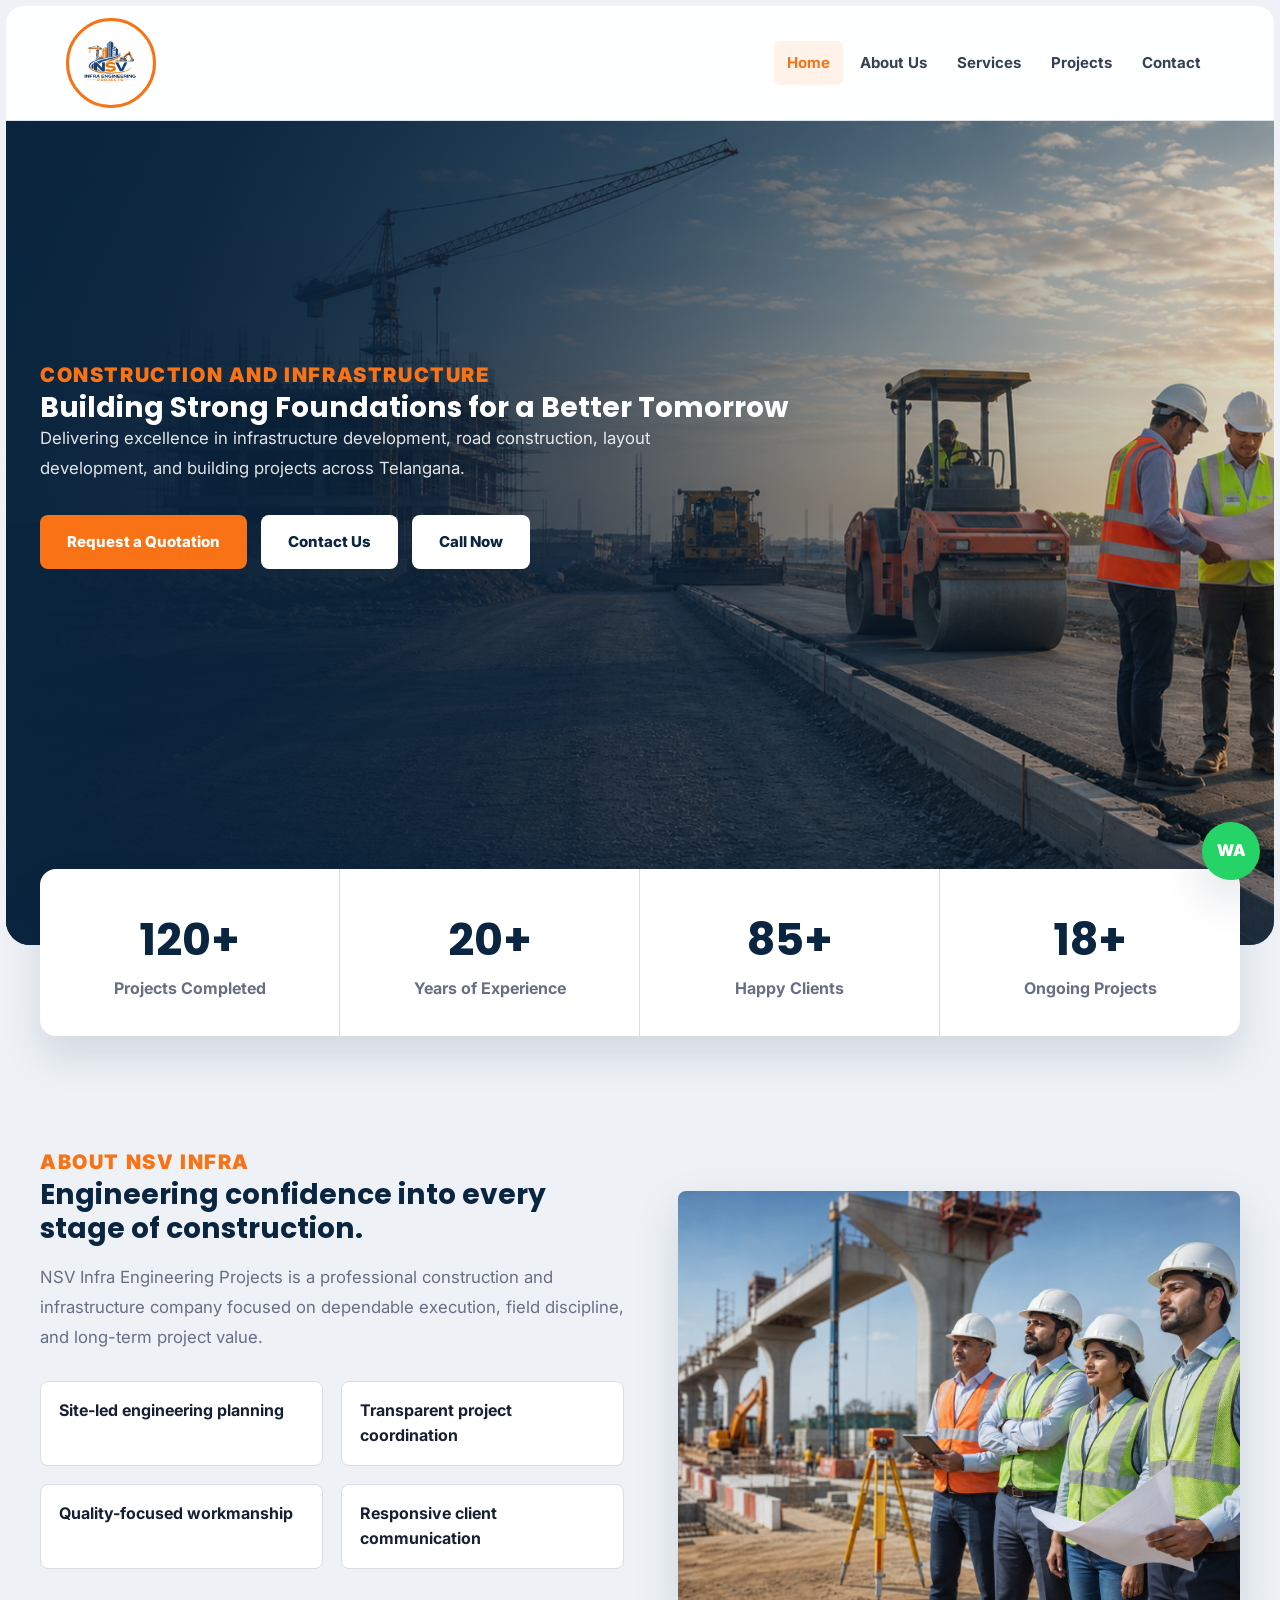
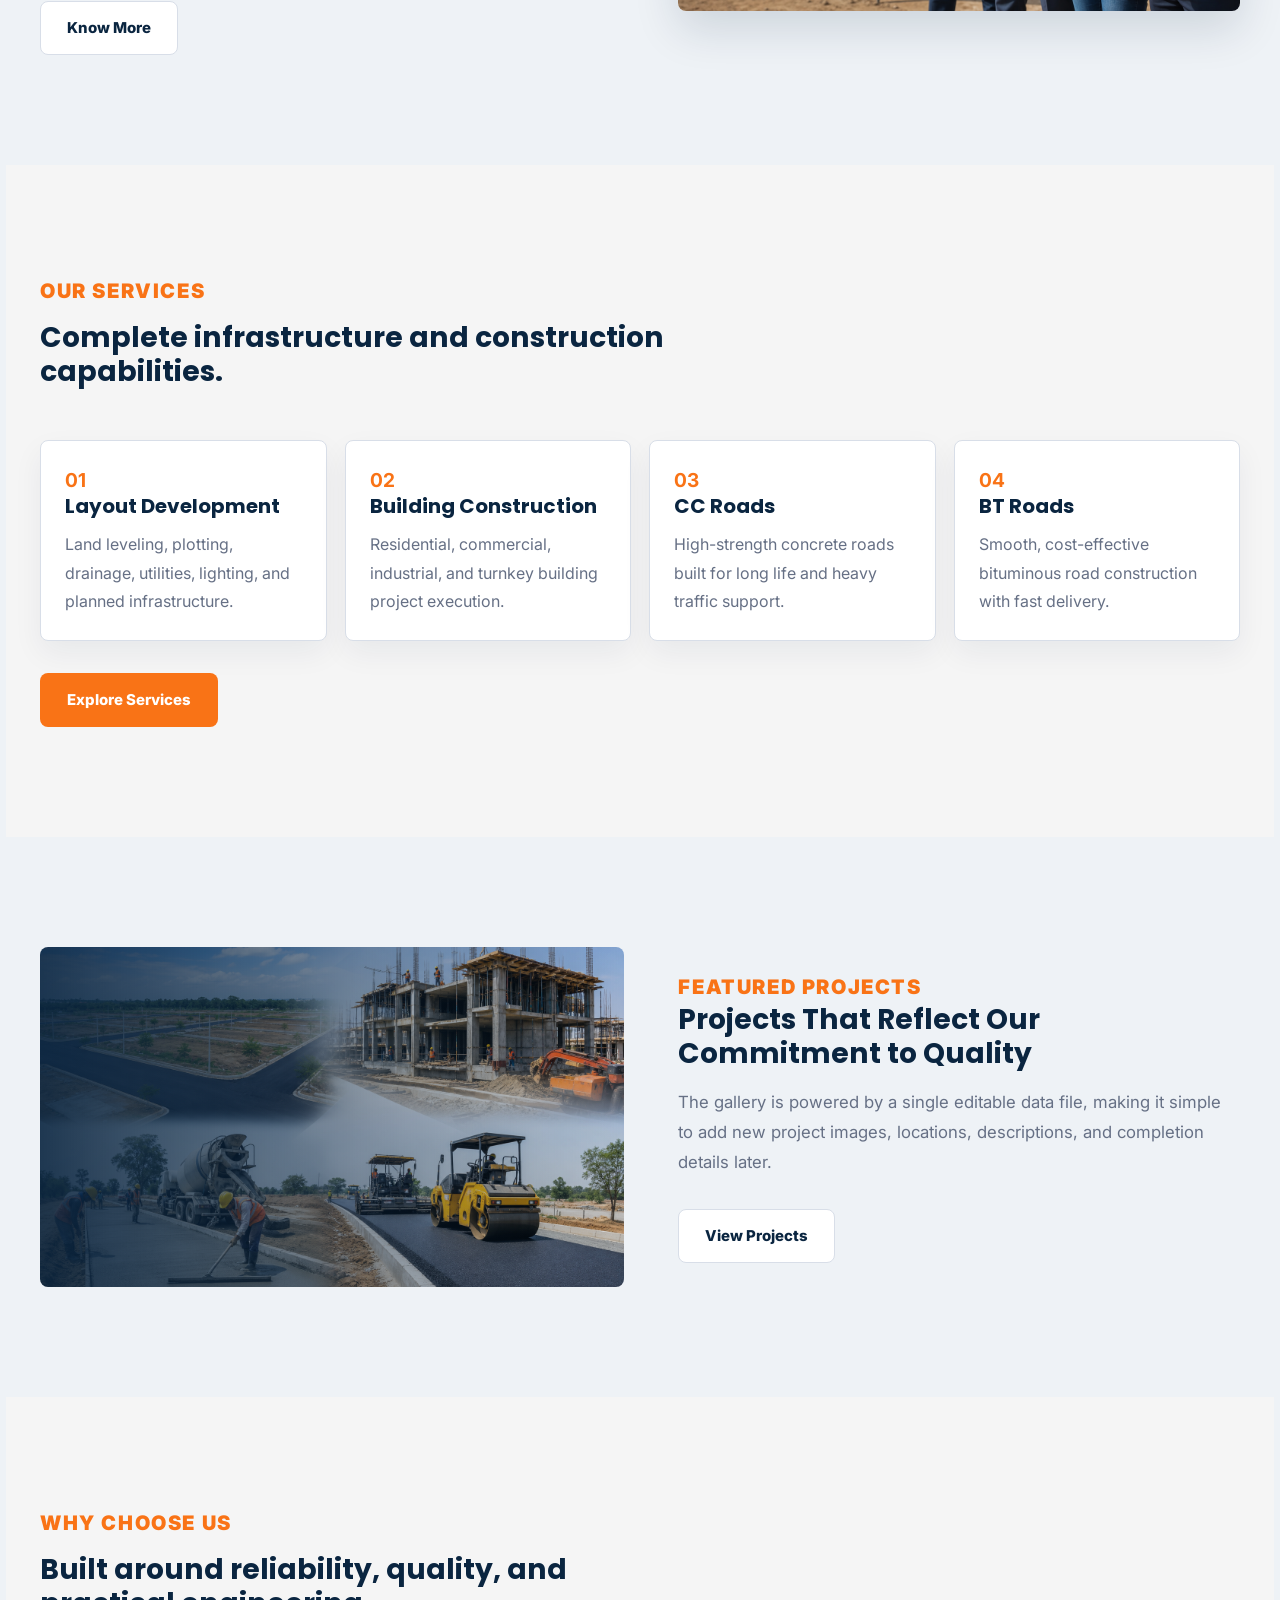
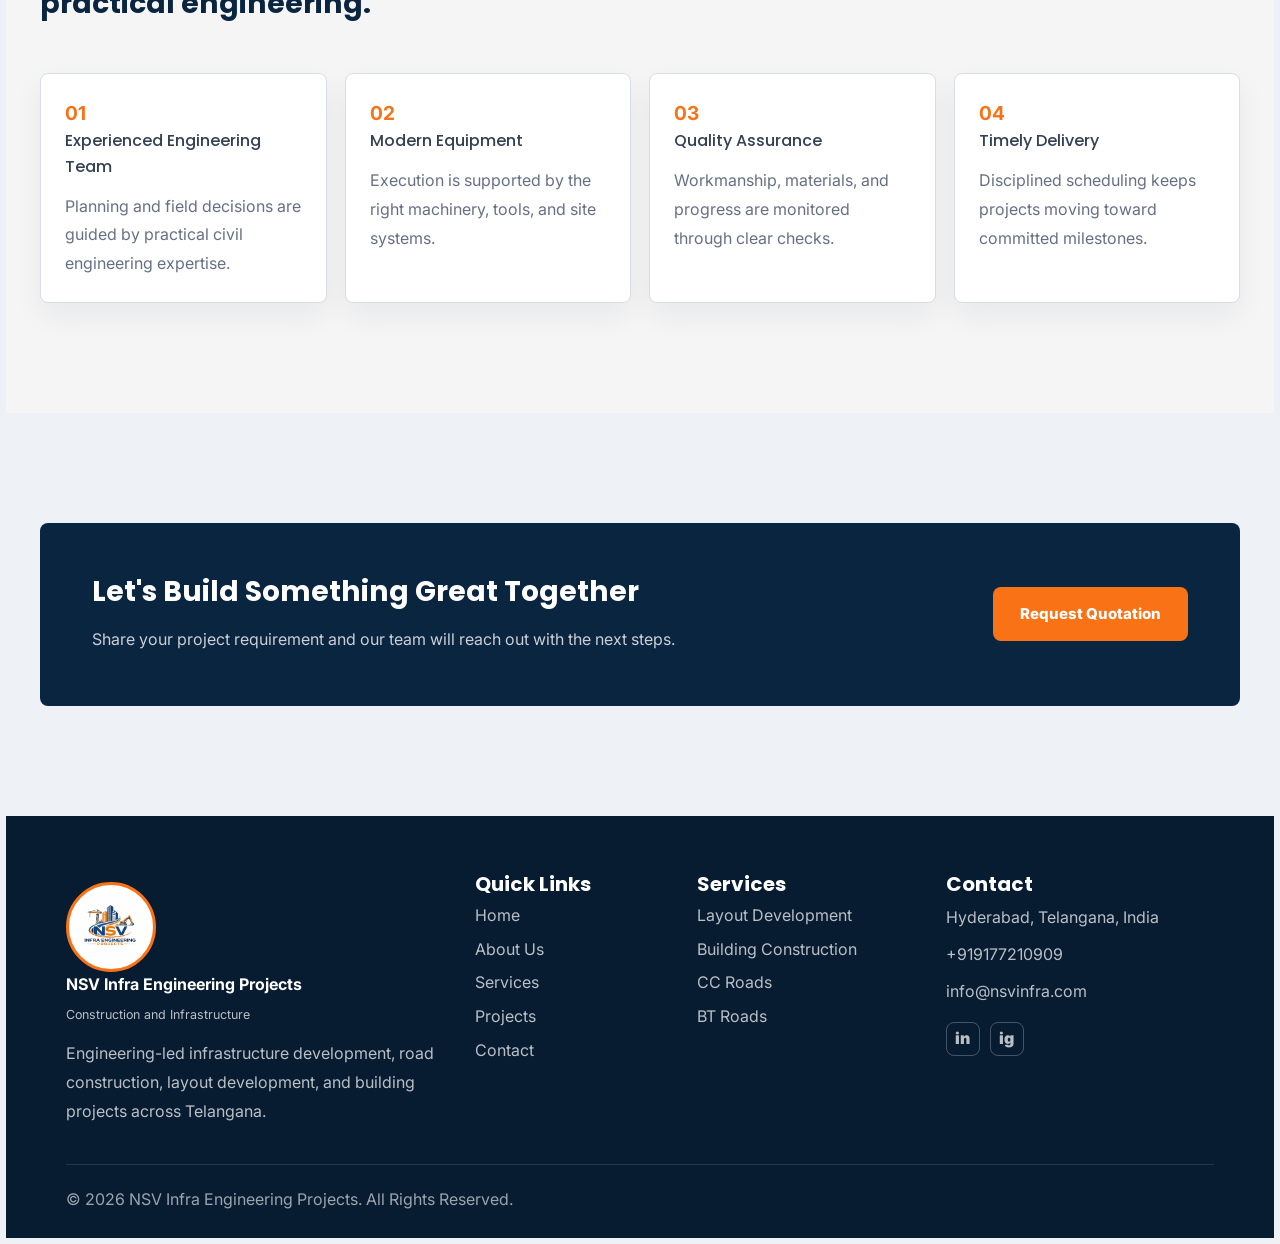
<file: index.html>
<!doctype html>
<html lang="en">
<head>
  <meta charset="utf-8">
  <meta name="viewport" content="width=device-width, initial-scale=1">
  <title>NSV Infra Engineering Projects | Construction Company Telangana</title>
  <meta name="description" content="NSV Infra Engineering Projects delivers infrastructure development, road construction, layout development, and building construction services across Telangana.">
  <meta name="keywords" content="Construction Company Telangana, Infrastructure Development Telangana, Road Construction Contractors, Building Construction Services, Layout Development Services">
  <meta property="og:title" content="NSV Infra Engineering Projects">
  <meta property="og:description" content="Building strong foundations for a better tomorrow across Telangana.">
  <meta property="og:type" content="website">
  <meta property="og:image" content="assets/images/hero-construction.png">
  <link rel="preconnect" href="https://fonts.googleapis.com">
  <link rel="preconnect" href="https://fonts.gstatic.com" crossorigin>
  <link href="https://fonts.googleapis.com/css2?family=Inter:wght@400;600;700;800&family=Poppins:wght@600;700;800&display=swap" rel="stylesheet">
  <link rel="stylesheet" href="assets/css/styles.css">
  <script type="application/ld+json">{"@context":"https://schema.org","@type":"GeneralContractor","name":"NSV Infra Engineering Projects","address":{"@type":"PostalAddress","addressRegion":"Telangana","addressCountry":"IN"},"email":"info@nsvinfra.com","areaServed":"Telangana","serviceType":["Infrastructure Development","Road Construction","Layout Development","Building Construction"]}</script>
</head>
<body>
  <header id="site-header"></header>
  <main>
    <section class="hero">
      <div class="container hero-content">
        <span class="eyebrow">Construction and Infrastructure</span>
        <h1>Building Strong Foundations for a Better Tomorrow</h1>
        <p>Delivering excellence in infrastructure development, road construction, layout development, and building projects across Telangana.</p>
        <div class="hero-actions">

    <a href="https://docs.google.com/forms/d/e/1FAIpQLSc9yeHpf2PMqo_SlU5AeS5uZUhbEfmqbBS84aZ0TmSH75zFmQ/viewform"
       target="_blank"
       class="btn primary">
       Request a Quotation
    </a>

    <a class="btn secondary" href="contact.html">Contact Us</a>

    <a class="btn secondary" href="tel:+919177210909">Call Now</a>

</div>
        </div>
      </div>
    </section>

    <section class="stats-strip">
      <div class="container stats-grid">
        <article class="stat"><strong data-count="120">0+</strong><span>Projects Completed</span></article>
        <article class="stat"><strong data-count="20">0+</strong><span>Years of Experience</span></article>
        <article class="stat"><strong data-count="85">0+</strong><span>Happy Clients</span></article>
        <article class="stat"><strong data-count="18">0+</strong><span>Ongoing Projects</span></article>
      </div>
    </section>

    <section class="section">
      <div class="container split">
        <div>
          <span class="eyebrow">About NSV Infra</span>
          <h2>Engineering confidence into every stage of construction.</h2>
          <p class="lead">NSV Infra Engineering Projects is a professional construction and infrastructure company focused on dependable execution, field discipline, and long-term project value.</p>
          <ul class="feature-list">
            <li>Site-led engineering planning</li>
            <li>Transparent project coordination</li>
            <li>Quality-focused workmanship</li>
            <li>Responsive client communication</li>
          </ul>
          <div class="actions"><a class="btn outline" href="about.html">Know More</a></div>
        </div>
        <div class="media-panel"><img src="assets/images/team-engineering.png" alt="NSV Infra engineering team at construction site" loading="lazy"></div>
      </div>
    </section>

    <section class="section gray">
      <div class="container">
        <div class="section-head">
          <span class="eyebrow">Our Services</span>
          <h2>Complete infrastructure and construction capabilities.</h2>
        </div>
        <div class="card-grid">
          <article class="service-card"><b>01</b><h3>Layout Development</h3><p>Land leveling, plotting, drainage, utilities, lighting, and planned infrastructure.</p></article>
          <article class="service-card"><b>02</b><h3>Building Construction</h3><p>Residential, commercial, industrial, and turnkey building project execution.</p></article>
          <article class="service-card"><b>03</b><h3>CC Roads</h3><p>High-strength concrete roads built for long life and heavy traffic support.</p></article>
          <article class="service-card"><b>04</b><h3>BT Roads</h3><p>Smooth, cost-effective bituminous road construction with fast delivery.</p></article>
        </div>
        <div class="actions"><a class="btn primary" href="services.html">Explore Services</a></div>
      </div>
    </section>

    <section class="section">
      <div class="container split">
        <div class="image-band" role="img" aria-label="Construction services collage"></div>
        <div>
          <span class="eyebrow">Featured Projects</span>
          <h2>Projects That Reflect Our Commitment to Quality</h2>
          <p class="lead">The gallery is powered by a single editable data file, making it simple to add new project images, locations, descriptions, and completion details later.</p>
          <div class="actions"><a class="btn outline" href="projects.html">View Projects</a></div>
        </div>
      </div>
    </section>

    <section class="section gray">
      <div class="container">
        <div class="section-head">
          <span class="eyebrow">Why Choose Us</span>
          <h2>Built around reliability, quality, and practical engineering.</h2>
        </div>
        <div class="card-grid">
          <article class="value-card"><b>01</b><h3>Experienced Engineering Team</h3><p>Planning and field decisions are guided by practical civil engineering expertise.</p></article>
          <article class="value-card"><b>02</b><h3>Modern Equipment</h3><p>Execution is supported by the right machinery, tools, and site systems.</p></article>
          <article class="value-card"><b>03</b><h3>Quality Assurance</h3><p>Workmanship, materials, and progress are monitored through clear checks.</p></article>
          <article class="value-card"><b>04</b><h3>Timely Delivery</h3><p>Disciplined scheduling keeps projects moving toward committed milestones.</p></article>
        </div>
      </div>
    </section>

    <section class="section">
      <div class="container cta-band">
        <div><h2>Let's Build Something Great Together</h2><p>Share your project requirement and our team will reach out with the next steps.</p></div>
        <a class="btn primary" href="https://docs.google.com/forms/d/e/1FAIpQLSc9yeHpf2PMqo_SlU5AeS5uZUhbEfmqbBS84aZ0TmSH75zFmQ/viewform" target="_blank">Request Quotation</a>
      </div>
    </section>
  </main>
  <a id="whatsapp-float" aria-label="WhatsApp NSV Infra" href="#">WA</a>
  <footer id="site-footer"></footer>
  <script src="assets/js/site-data.js"></script>
  <script src="assets/js/main.js"></script>
</body>
</html>
</file>
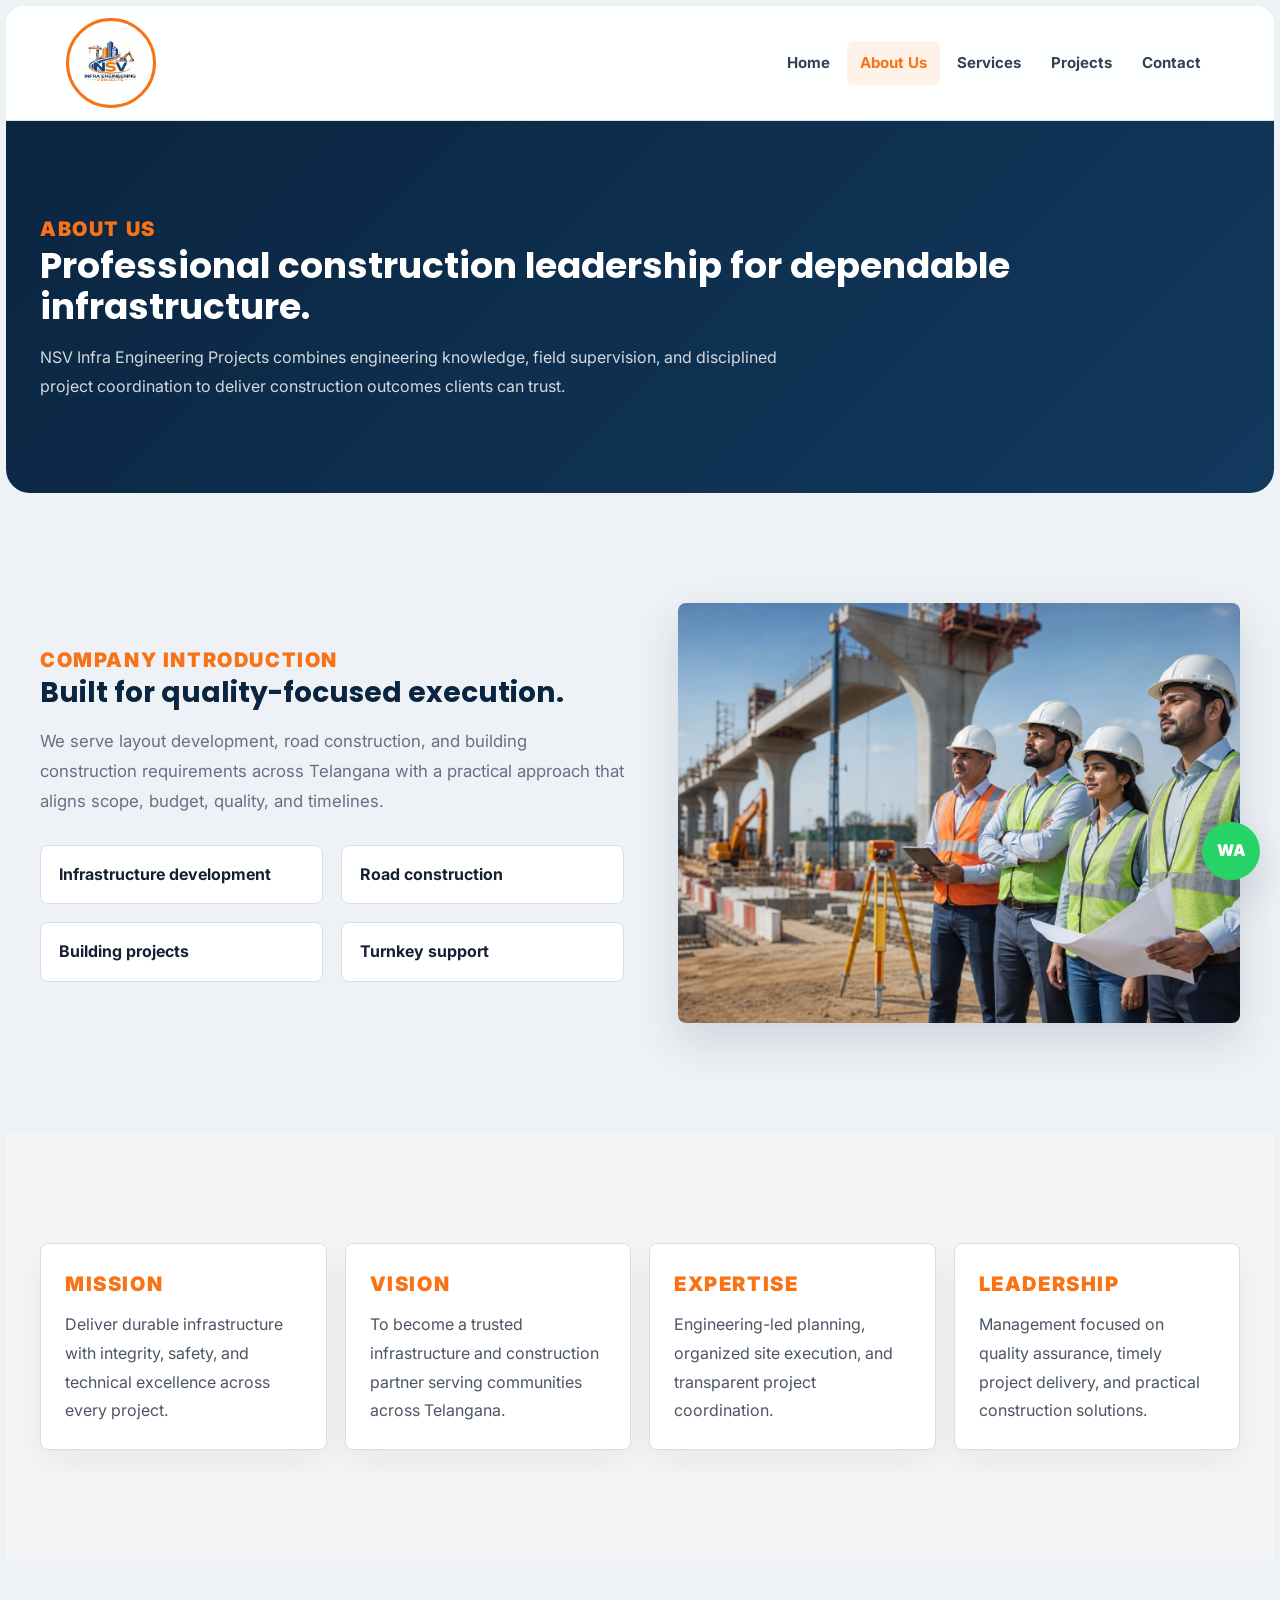
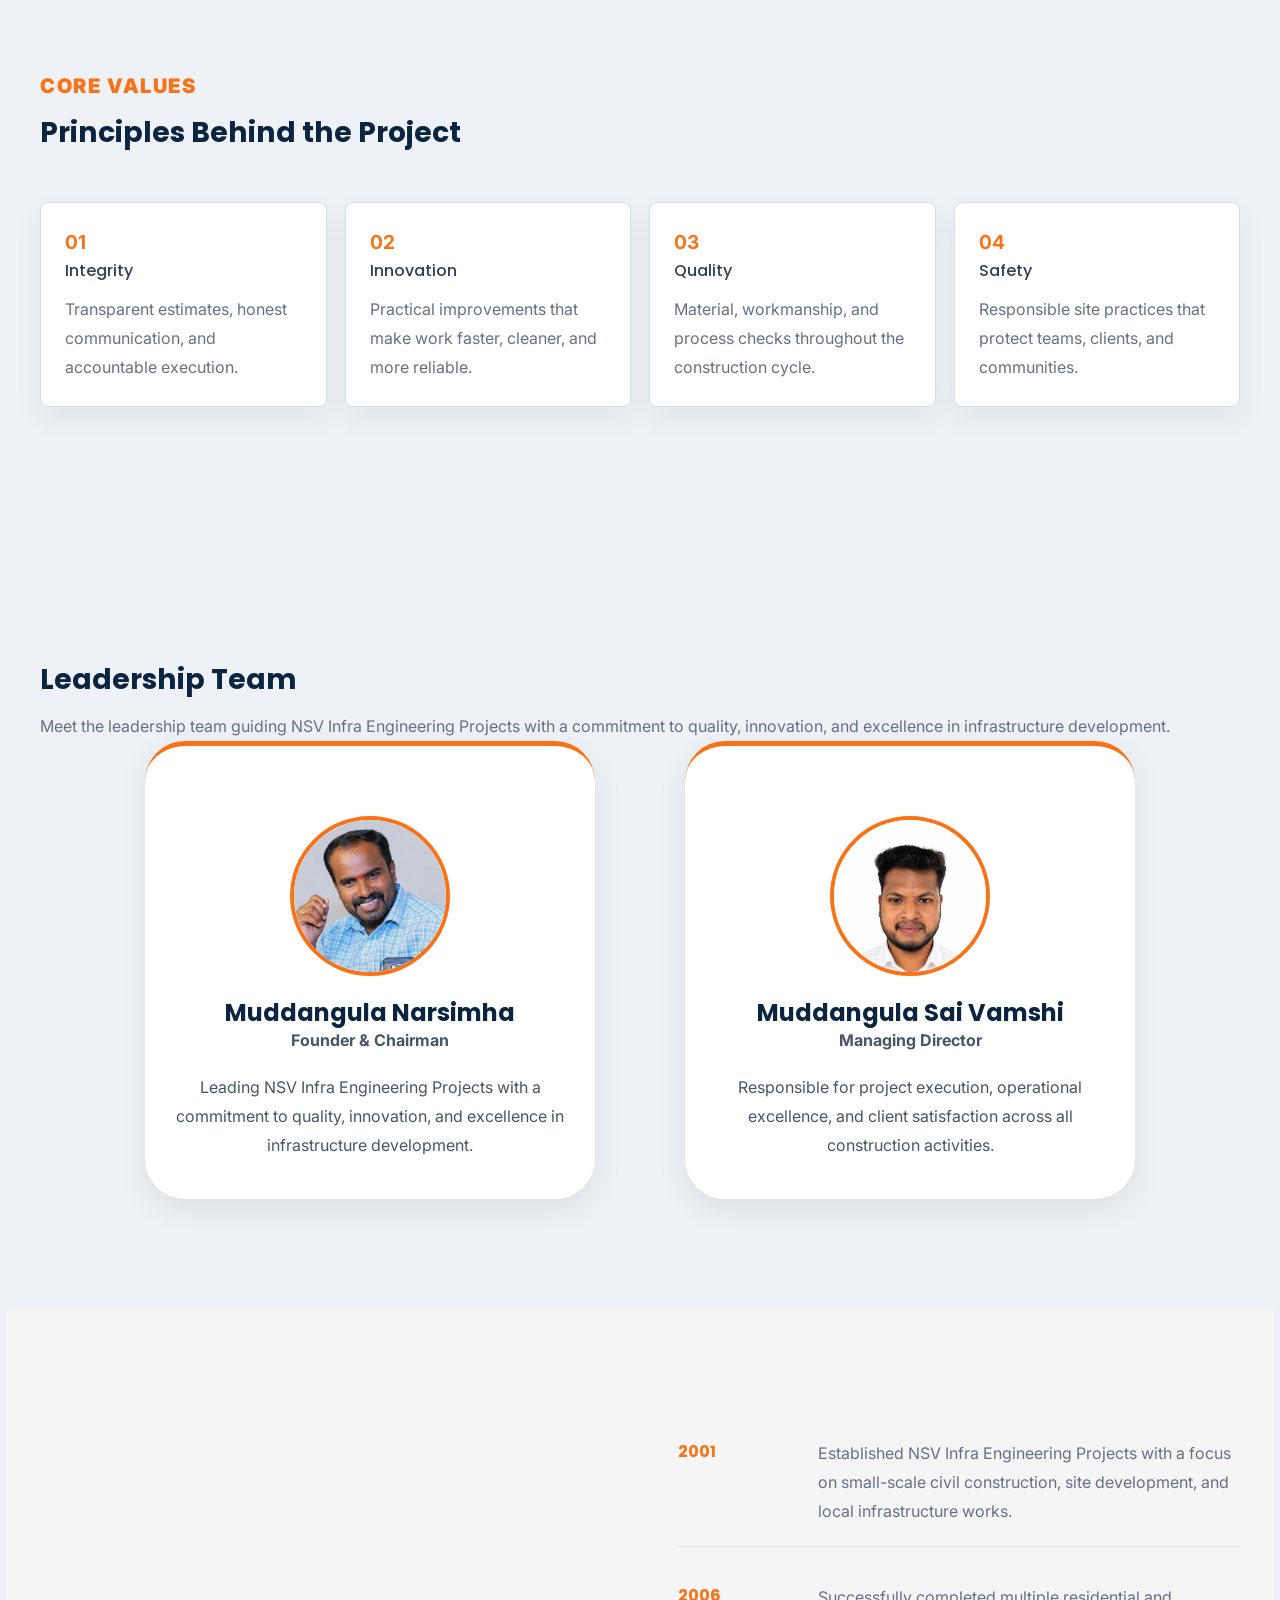
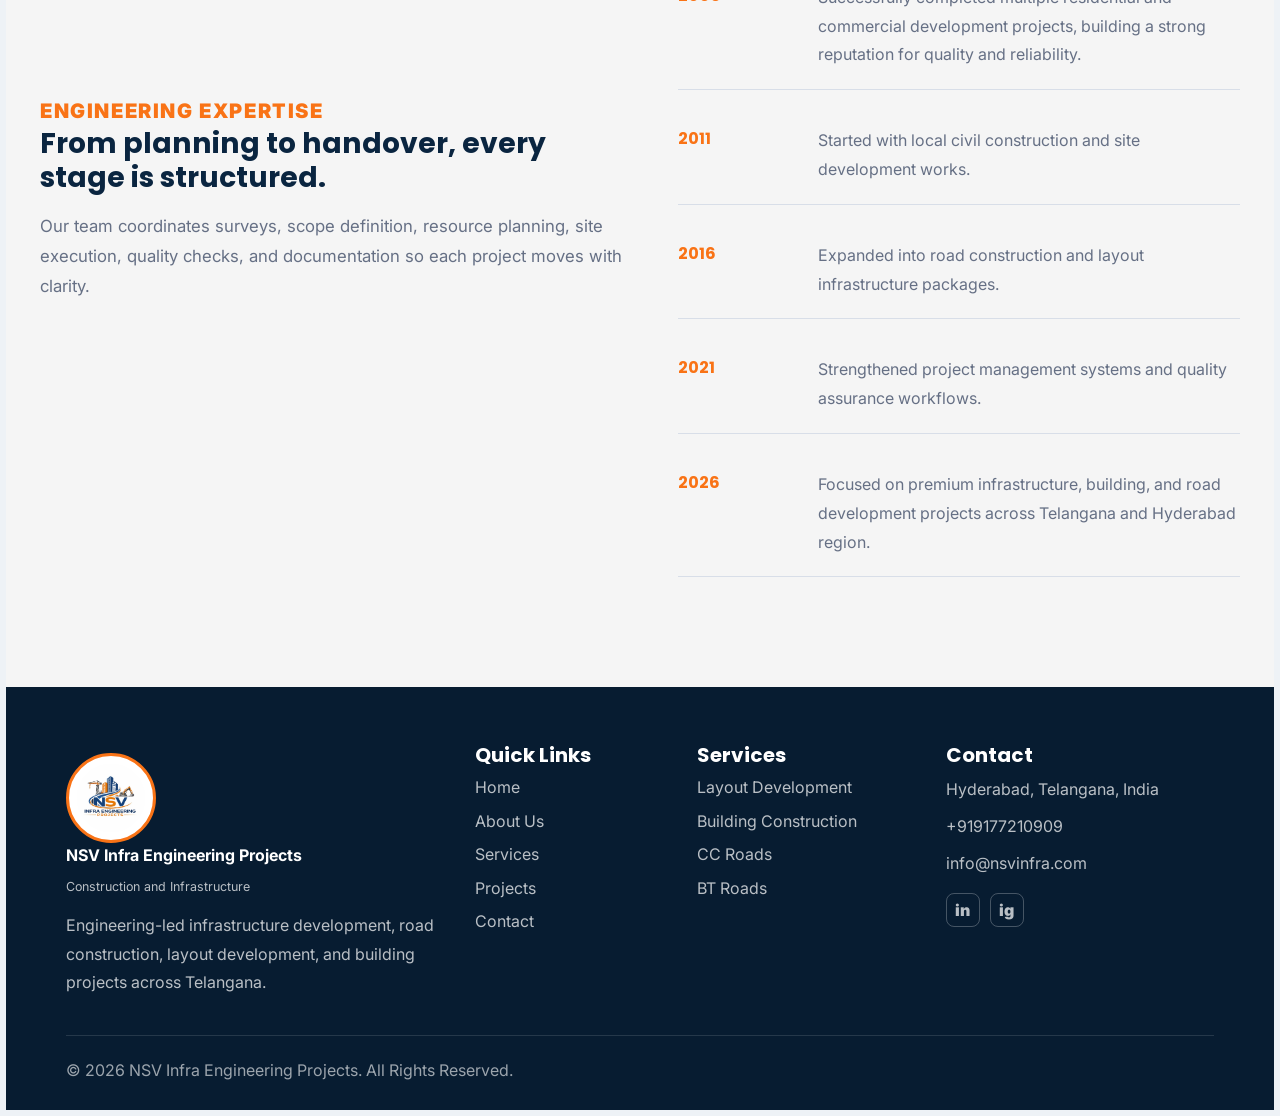
<file: about.html>
<!doctype html>
<html lang="en">
<head>
  <meta charset="utf-8">
  <meta name="viewport" content="width=device-width, initial-scale=1">
  <title>About NSV Infra Engineering Projects | Infrastructure Development Telangana</title>
  <meta name="description" content="Learn about NSV Infra Engineering Projects, our mission, vision, values, leadership, engineering expertise, and company journey.">
  <meta property="og:title" content="About NSV Infra Engineering Projects">
  <meta property="og:type" content="website">
  <meta property="og:image" content="assets/images/team-engineering.png">
  <link rel="preconnect" href="https://fonts.googleapis.com">
  <link rel="preconnect" href="https://fonts.gstatic.com" crossorigin>
  <link href="https://fonts.googleapis.com/css2?family=Inter:wght@400;600;700;800&family=Poppins:wght@600;700;800&display=swap" rel="stylesheet">
  <link rel="stylesheet" href="assets/css/styles.css">
</head>
<body>
  <header id="site-header"></header>
  <main>
    <section class="page-hero">
      <div class="container">
        <span class="eyebrow">About Us</span>
        <h1>Professional construction leadership for dependable infrastructure.</h1>
        <p>NSV Infra Engineering Projects combines engineering knowledge, field supervision, and disciplined project coordination to deliver construction outcomes clients can trust.</p>
      </div>
    </section>
    <section class="section">
      <div class="container split">
        <div>
          <span class="eyebrow">Company Introduction</span>
          <h2>Built for quality-focused execution.</h2>
          <p class="lead">We serve layout development, road construction, and building construction requirements across Telangana with a practical approach that aligns scope, budget, quality, and timelines.</p>
          <ul class="feature-list">
            <li>Infrastructure development</li>
            <li>Road construction</li>
            <li>Building projects</li>
            <li>Turnkey support</li>
          </ul>
        </div>
        <div class="media-panel"><img src="assets/images/team-engineering.png" alt="Construction leadership and engineering team" loading="lazy"></div>
      </div>
    </section>
    <section class="section gray">
      <div class="container card-grid">
        <article class="info-card">
    <span class="eyebrow">Mission</span>
    <p>Deliver durable infrastructure with integrity, safety, and technical excellence across every project.</p>
</article>

<article class="info-card">
    <span class="eyebrow">Vision</span>
    <p>To become a trusted infrastructure and construction partner serving communities across Telangana.</p>
</article>

<article class="info-card">
    <span class="eyebrow">Expertise</span>
    <p>Engineering-led planning, organized site execution, and transparent project coordination.</p>
</article>

<article class="info-card">
    <span class="eyebrow">Leadership</span>
    <p>Management focused on quality assurance, timely project delivery, and practical construction solutions.</p>
</article>
      </div>
    </section>
    <section class="section">
      <div class="container">
        <div class="section-head"><span class="eyebrow">Core Values</span><h2>Principles Behind the Project</h2></div>
        <div class="card-grid">
          <article class="value-card"><b>01</b><h3>Integrity</h3><p>Transparent estimates, honest communication, and accountable execution.</p></article>
          <article class="value-card"><b>02</b><h3>Innovation</h3><p>Practical improvements that make work faster, cleaner, and more reliable.</p></article>
          <article class="value-card"><b>03</b><h3>Quality</h3><p>Material, workmanship, and process checks throughout the construction cycle.</p></article>
          <article class="value-card"><b>04</b><h3>Safety</h3><p>Responsible site practices that protect teams, clients, and communities.</p></article>
        </div>
      </div>
    
    </section>
    <section class="section">
  <div class="container">

<div class="section-head leadership-head"></div>
    <h2>Leadership Team</h2>
    <p>Meet the leadership team guiding NSV Infra Engineering Projects
with a commitment to quality, innovation, and excellence in
infrastructure development.</p>
</div>

<div class="leaders-grid">

    <div class="leader-card">
        <img src="assets/images/founder.jpg" alt="Founder">
       <div class="leader-card-content"></div>
        <h3>Muddangula Narsimha</h3>

        <p class="role">Founder & Chairman</p>

        <p>
            Leading NSV Infra Engineering Projects with a commitment
            to quality, innovation, and excellence in infrastructure
            development.
        </p>
    </div>

    <div class="leader-card">
       <img src="assets/images/managing-director.jpg" alt="Managing Director">
<div class="leader-card-content"></div> 
        <h3>Muddangula Sai Vamshi</h3>

        <p class="role">Managing Director</p>

        <p>
            Responsible for project execution, operational excellence,
            and client satisfaction across all construction activities.
        </p>
    </div>

</div>

</div>

  </div>
</section>

    <section class="section gray">
      <div class="container split">
        <div>
          <span class="eyebrow">Engineering Expertise</span>
          <h2>From planning to handover, every stage is structured.</h2>
          <p class="lead">Our team coordinates surveys, scope definition, resource planning, site execution, quality checks, and documentation so each project moves with clarity.</p>
        </div>
        <div class="timeline">
          <article><strong>2001</strong><p>Established NSV Infra Engineering Projects with a focus on small-scale civil construction, site development, and local infrastructure works.</p></article>

<article><strong>2006</strong><p>Successfully completed multiple residential and commercial development projects, building a strong reputation for quality and reliability.</p></article>

<article><strong>2011</strong><p>Started with local civil construction and site development works.</p></article>

<article><strong>2016</strong><p>Expanded into road construction and layout infrastructure packages.</p></article>

<article><strong>2021</strong><p>Strengthened project management systems and quality assurance workflows.</p></article>

<article><strong>2026</strong><p>Focused on premium infrastructure, building, and road development projects across Telangana and Hyderabad region.</p></article>
        </div>
      </div>
    </section>
  </main>
  <a id="whatsapp-float" aria-label="WhatsApp NSV Infra" href="#">WA</a>
  <footer id="site-footer"></footer>
  <script src="assets/js/site-data.js"></script>
  <script src="assets/js/main.js"></script>
</body>
</html>
</file>
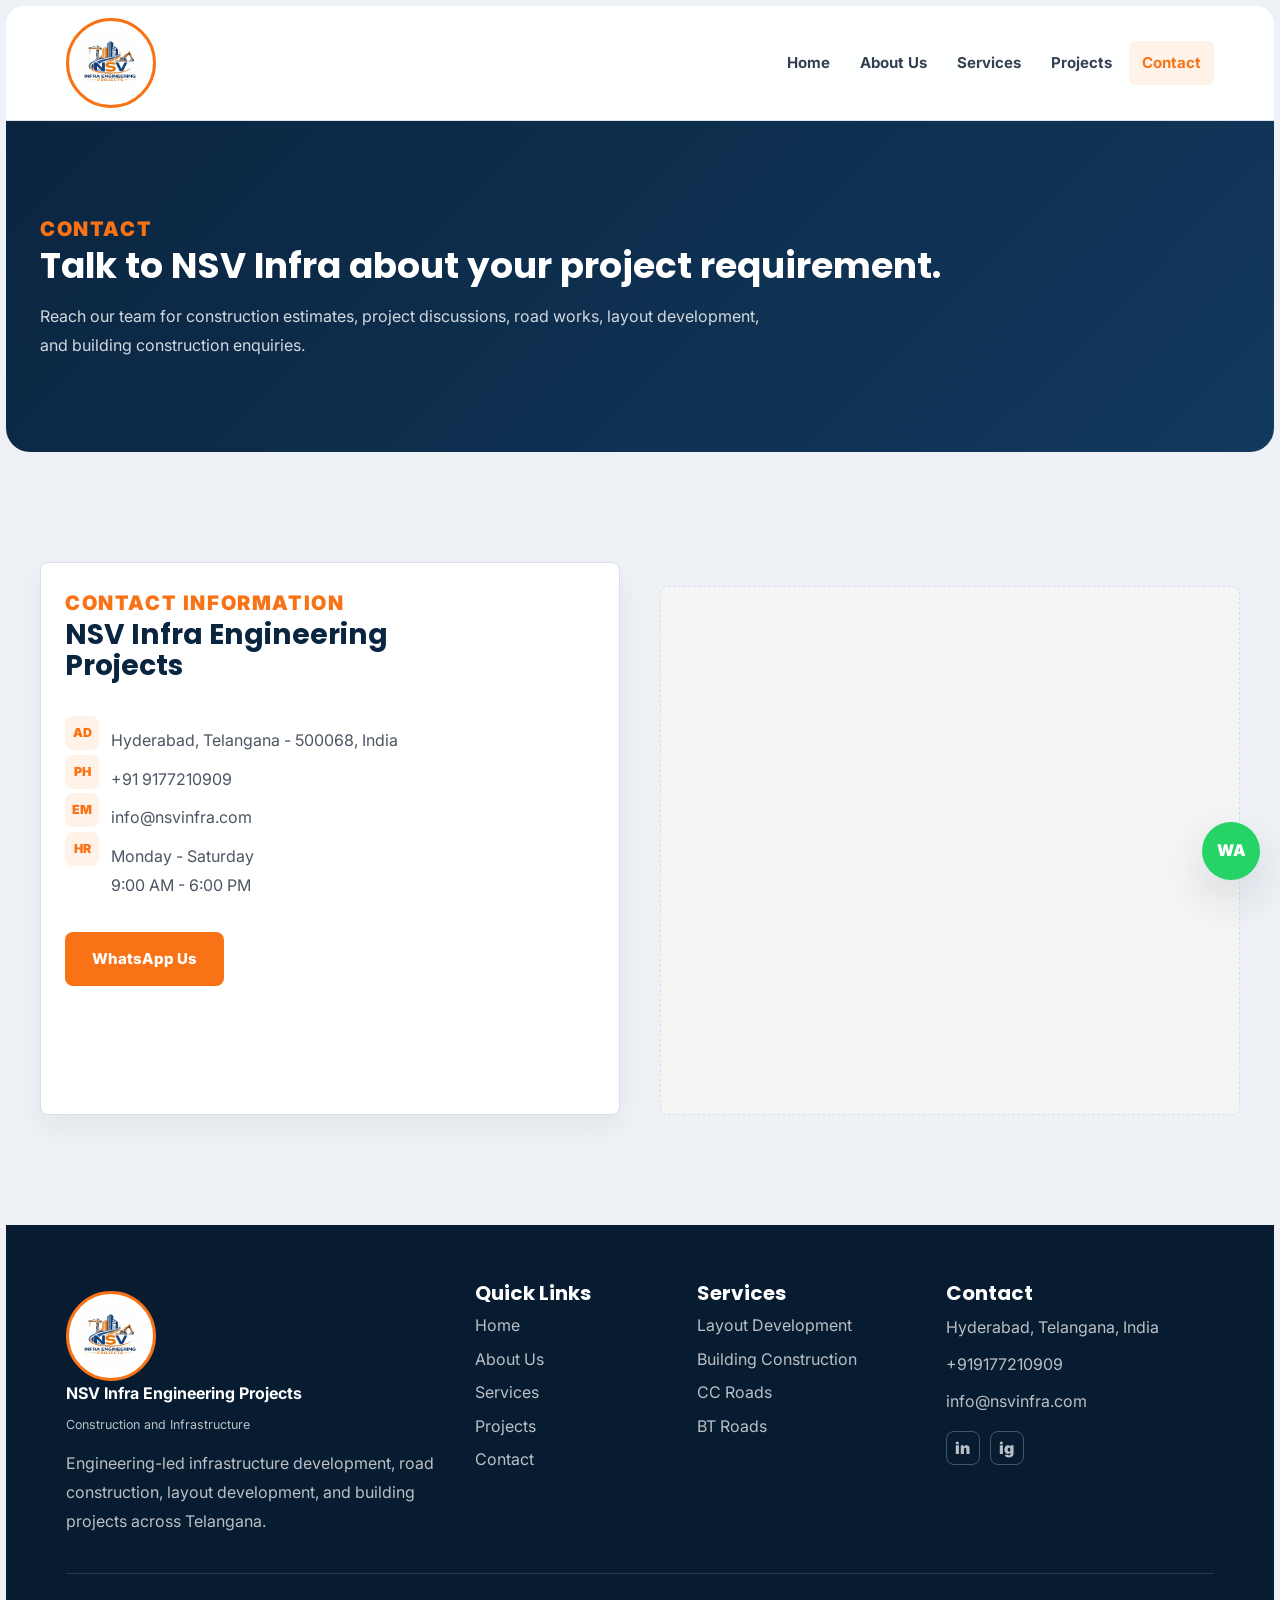
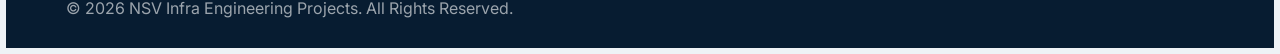
<file: contact.html>
<!doctype html>
<html lang="en">
<head>
  <meta charset="utf-8">
  <meta name="viewport" content="width=device-width, initial-scale=1">
  <title>Contact NSV Infra Engineering Projects | Telangana</title>
  <meta name="description" content="Contact NSV Infra Engineering Projects for road construction, building construction, layout development, and infrastructure development in Telangana.">
  <meta property="og:title" content="Contact NSV Infra Engineering Projects">
  <meta property="og:type" content="website">
  <link rel="preconnect" href="https://fonts.googleapis.com">
  <link rel="preconnect" href="https://fonts.gstatic.com" crossorigin>
  <link href="https://fonts.googleapis.com/css2?family=Inter:wght@400;600;700;800&family=Poppins:wght@600;700;800&display=swap" rel="stylesheet">
  <link rel="stylesheet" href="assets/css/styles.css">
</head>
<body>
  <header id="site-header"></header>
  <main>
    <section class="page-hero">
      <div class="container">
        <span class="eyebrow">Contact</span>
        <h1>Talk to NSV Infra about your project requirement.</h1>
        <p>Reach our team for construction estimates, project discussions, road works, layout development, and building construction enquiries.</p>
      </div>
    </section>
    <section class="section">
      <div class="container contact-grid">
        <aside class="info-card">
          <span class="eyebrow">Contact Information</span>
         <h2 class="contact-heading">
    NSV Infra Engineering<br>
    Projects
</h2>
          <div class="contact-list">
            <article><span aria-hidden="true">AD</span><div><h3>Address</h3><p>Hyderabad, Telangana - 500068, India</p></div></article>
            <article><span aria-hidden="true">PH</span><div><h3>Phone</h3><p>+91 9177210909</p></div></article>
            <article><span aria-hidden="true">EM</span><div><h3>Email</h3><p>info@nsvinfra.com</p></div></article>
            <article><span aria-hidden="true">HR</span><div><h3>Working Hours</h3><p>Monday - Saturday<br>9:00 AM - 6:00 PM</p></div></article>
          </div>
          <div class="actions"><a class="btn primary" data-whatsapp href="#">WhatsApp Us</a></div>
        </aside>
        <div>
          <div class="embed-box" style="margin-top:24px">
    <iframe id="map-frame"
            title="NSV Infra location map"
            loading="lazy">
    </iframe>
</div>
</div>
</div>
</section>
</main>

<a id="whatsapp-float" aria-label="WhatsApp NSV Infra" href="#">WA</a>

<footer id="site-footer"></footer>

<script src="assets/js/site-data.js"></script>
<script src="assets/js/main.js"></script>
</body>
</html>
</file>
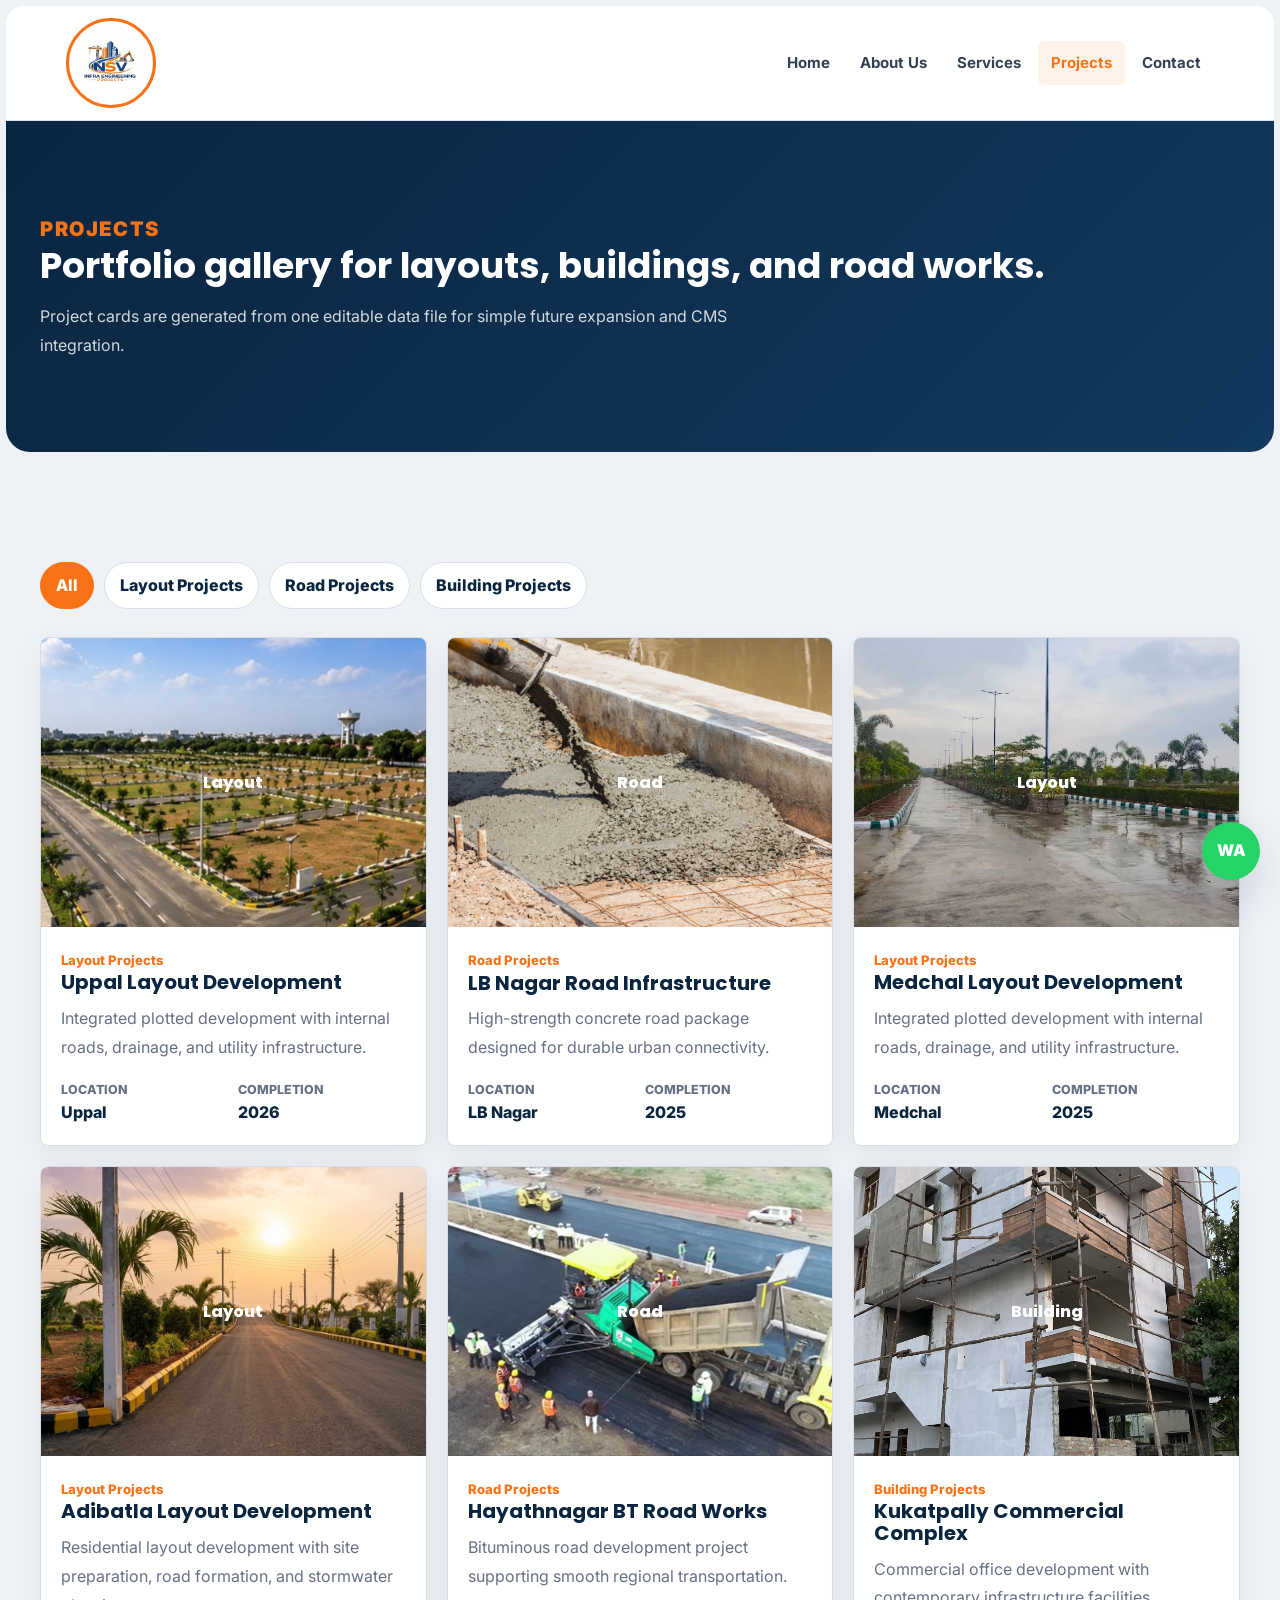
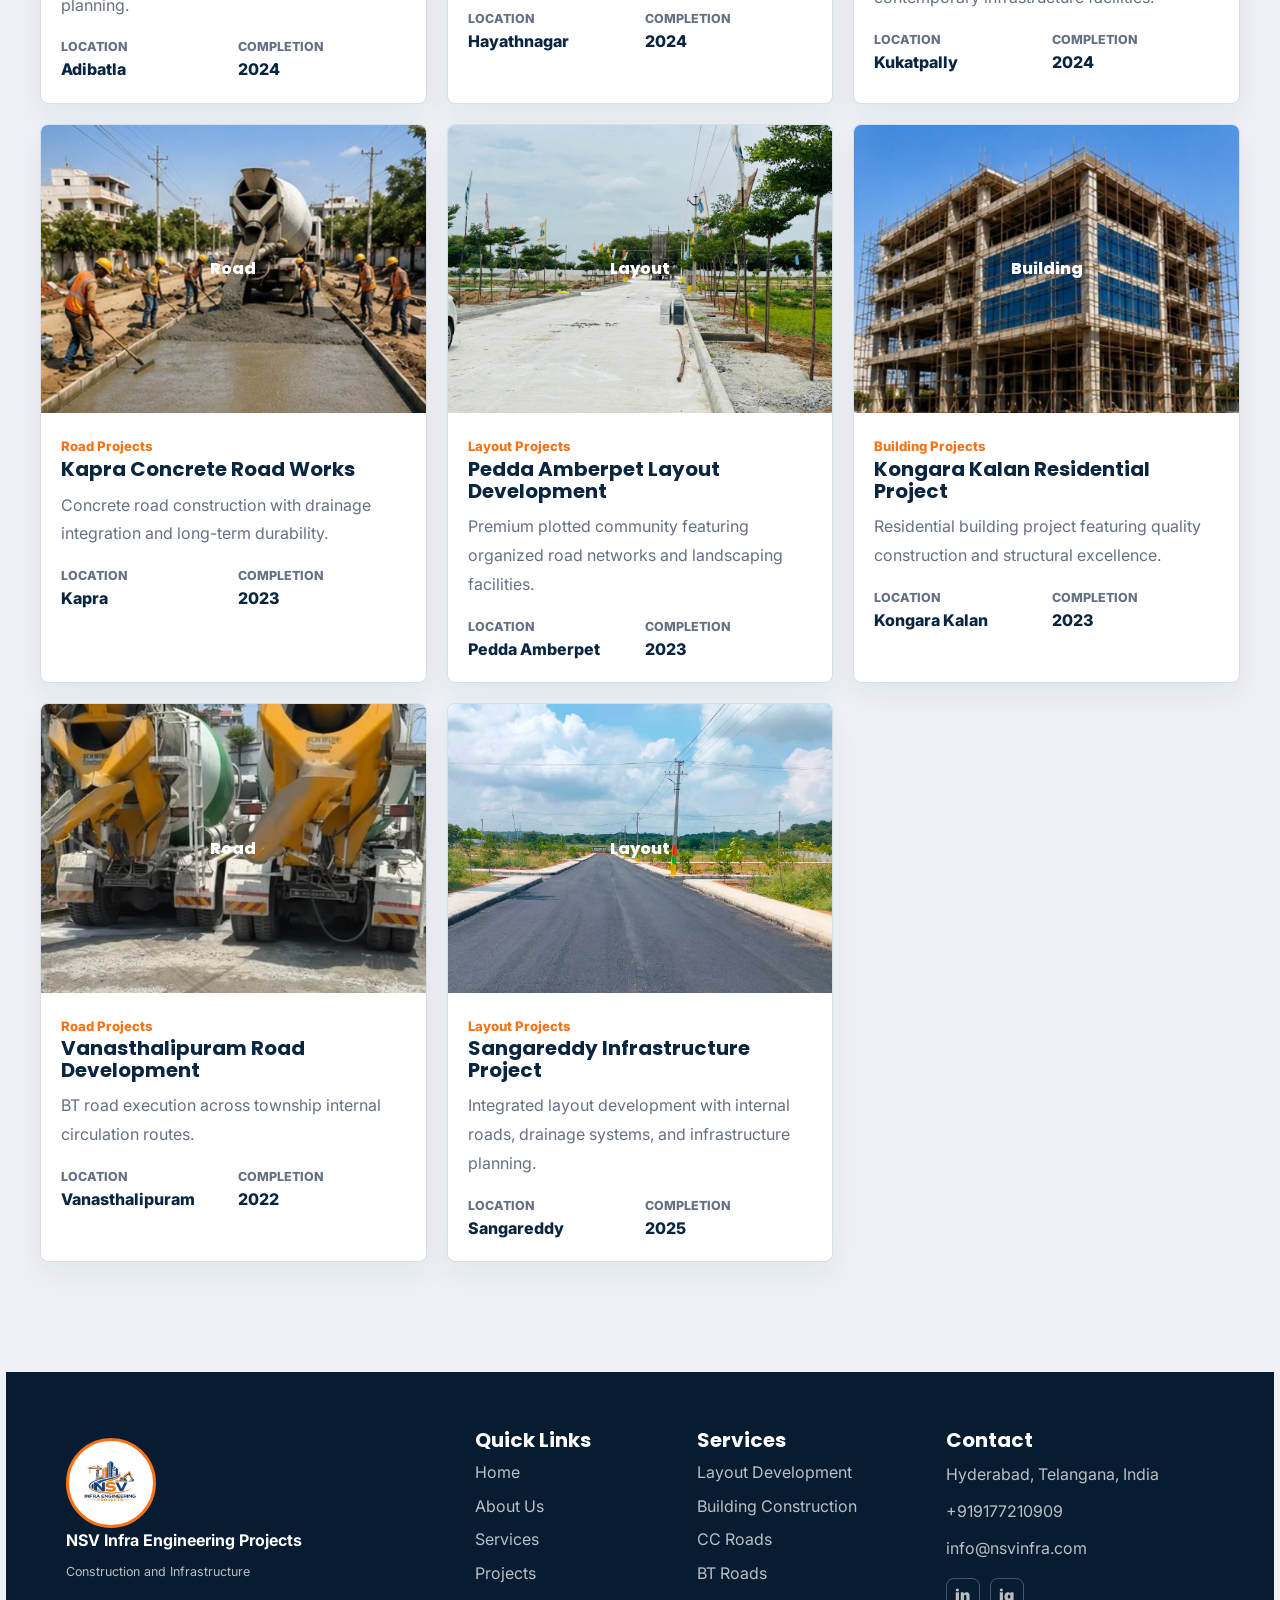
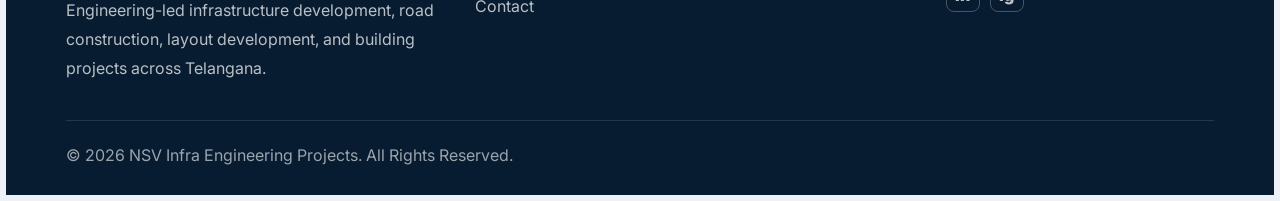
<file: projects.html>
<!doctype html>
<html lang="en">
<head>
  <meta charset="utf-8">
  <meta name="viewport" content="width=device-width, initial-scale=1">
  <title>Projects Portfolio | NSV Infra Engineering Projects</title>
  <meta name="description" content="View NSV Infra project portfolio across layout projects, building projects, and road projects in Telangana.">
  <meta property="og:title" content="NSV Infra Project Portfolio">
  <meta property="og:type" content="website">
  <meta property="og:image" content="assets/images/hero-construction.png">
  <link rel="preconnect" href="https://fonts.googleapis.com">
  <link rel="preconnect" href="https://fonts.gstatic.com" crossorigin>
  <link href="https://fonts.googleapis.com/css2?family=Inter:wght@400;600;700;800&family=Poppins:wght@600;700;800&display=swap" rel="stylesheet">
  <link rel="stylesheet" href="assets/css/styles.css">
</head>
<body>
  <header id="site-header"></header>
  <main>
    <section class="page-hero">
      <div class="container">
        <span class="eyebrow">Projects</span>
        <h1>Portfolio gallery for layouts, buildings, and road works.</h1>
        <p>Project cards are generated from one editable data file for simple future expansion and CMS integration.</p>
      </div>
    </section>
    <section class="section">
      <div class="container">
        <div id="project-filters" class="filters" aria-label="Project filters"></div>
        <div id="project-grid" class="project-grid"></div>
      </div>
    </section>
  </main>
  <div class="lightbox" id="lightbox" role="dialog" aria-modal="true" aria-label="Project preview">
    <div class="lightbox-card">
      <div class="placeholder"></div>
      <div class="lightbox-content">
        <button id="lightbox-close" aria-label="Close project preview">X</button>
        <h2 id="lightbox-title">Project</h2>
        <p id="lightbox-text"></p>
      </div>
    </div>
  </div>
  <a id="whatsapp-float" aria-label="WhatsApp NSV Infra" href="#">WA</a>
  <footer id="site-footer"></footer>
  <script src="assets/js/site-data.js"></script><script src="assets/js/main.js"></script>
</body>
</html>
</file>
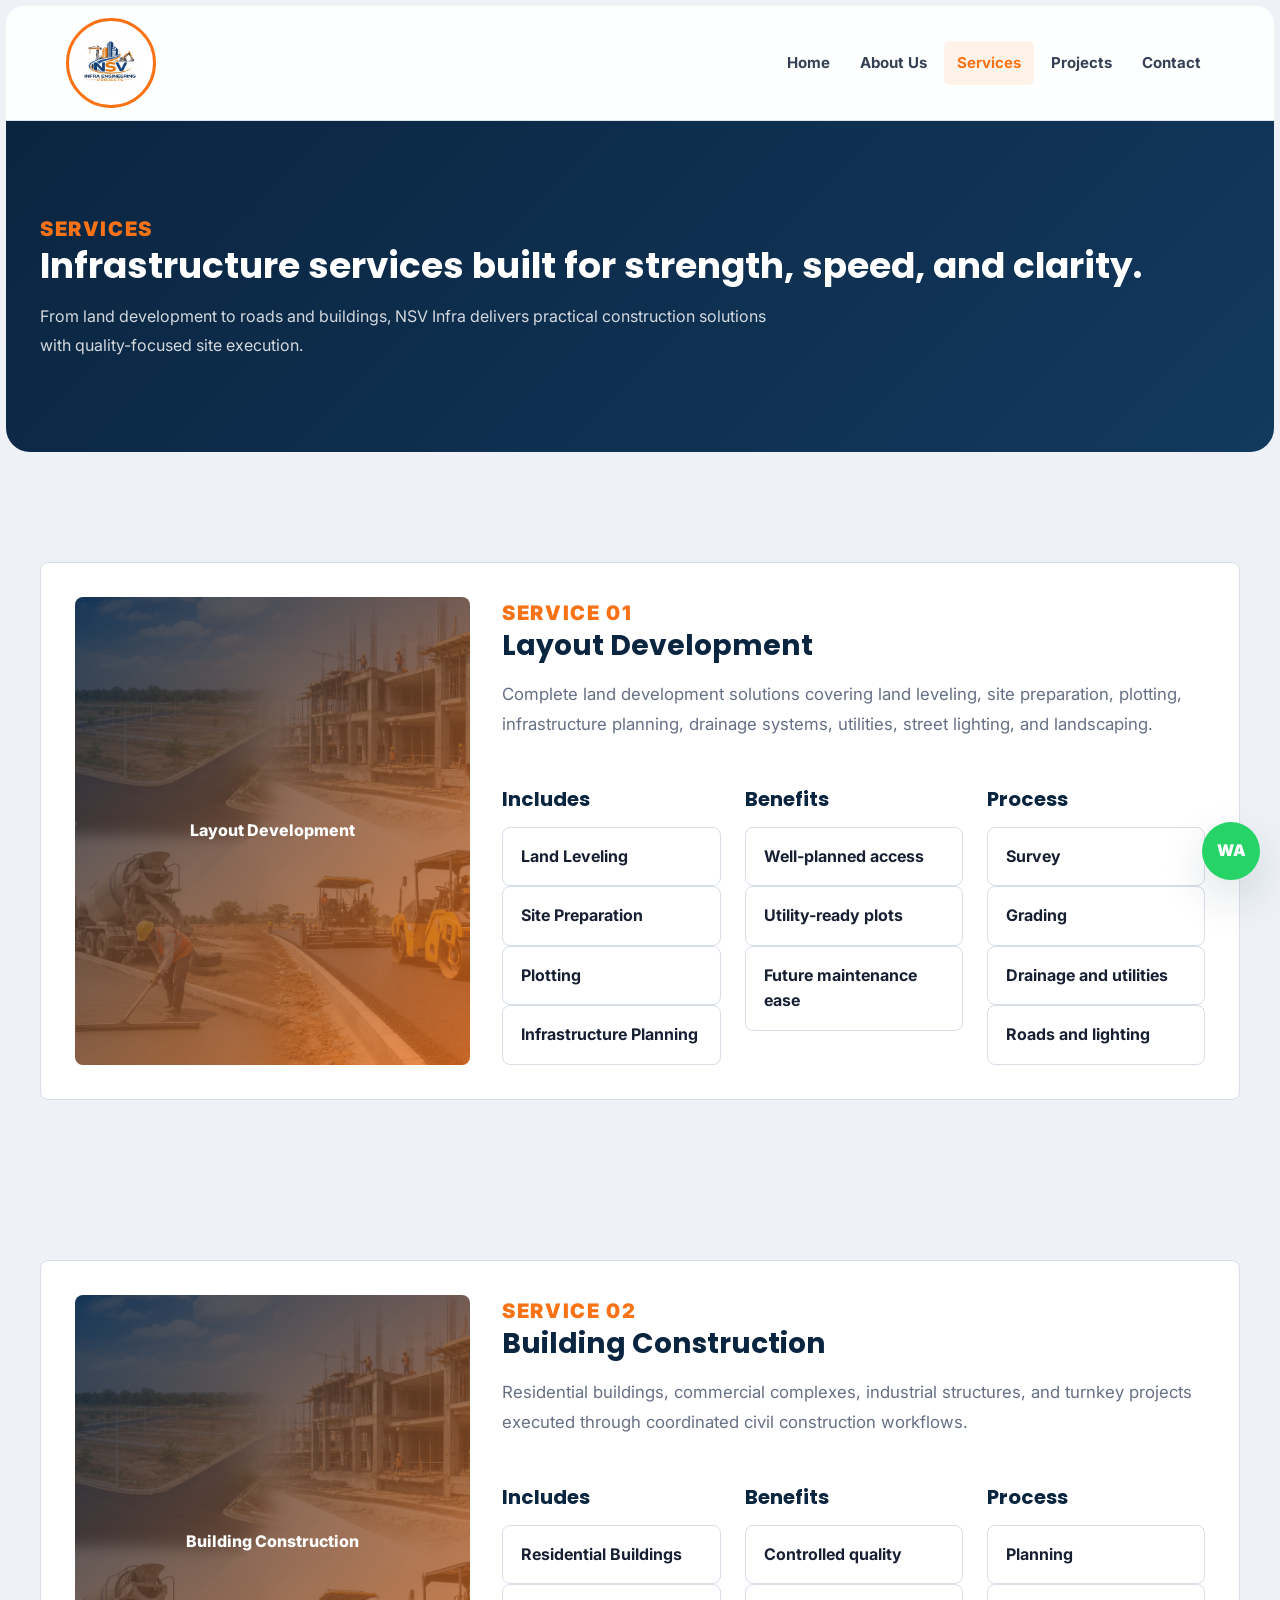
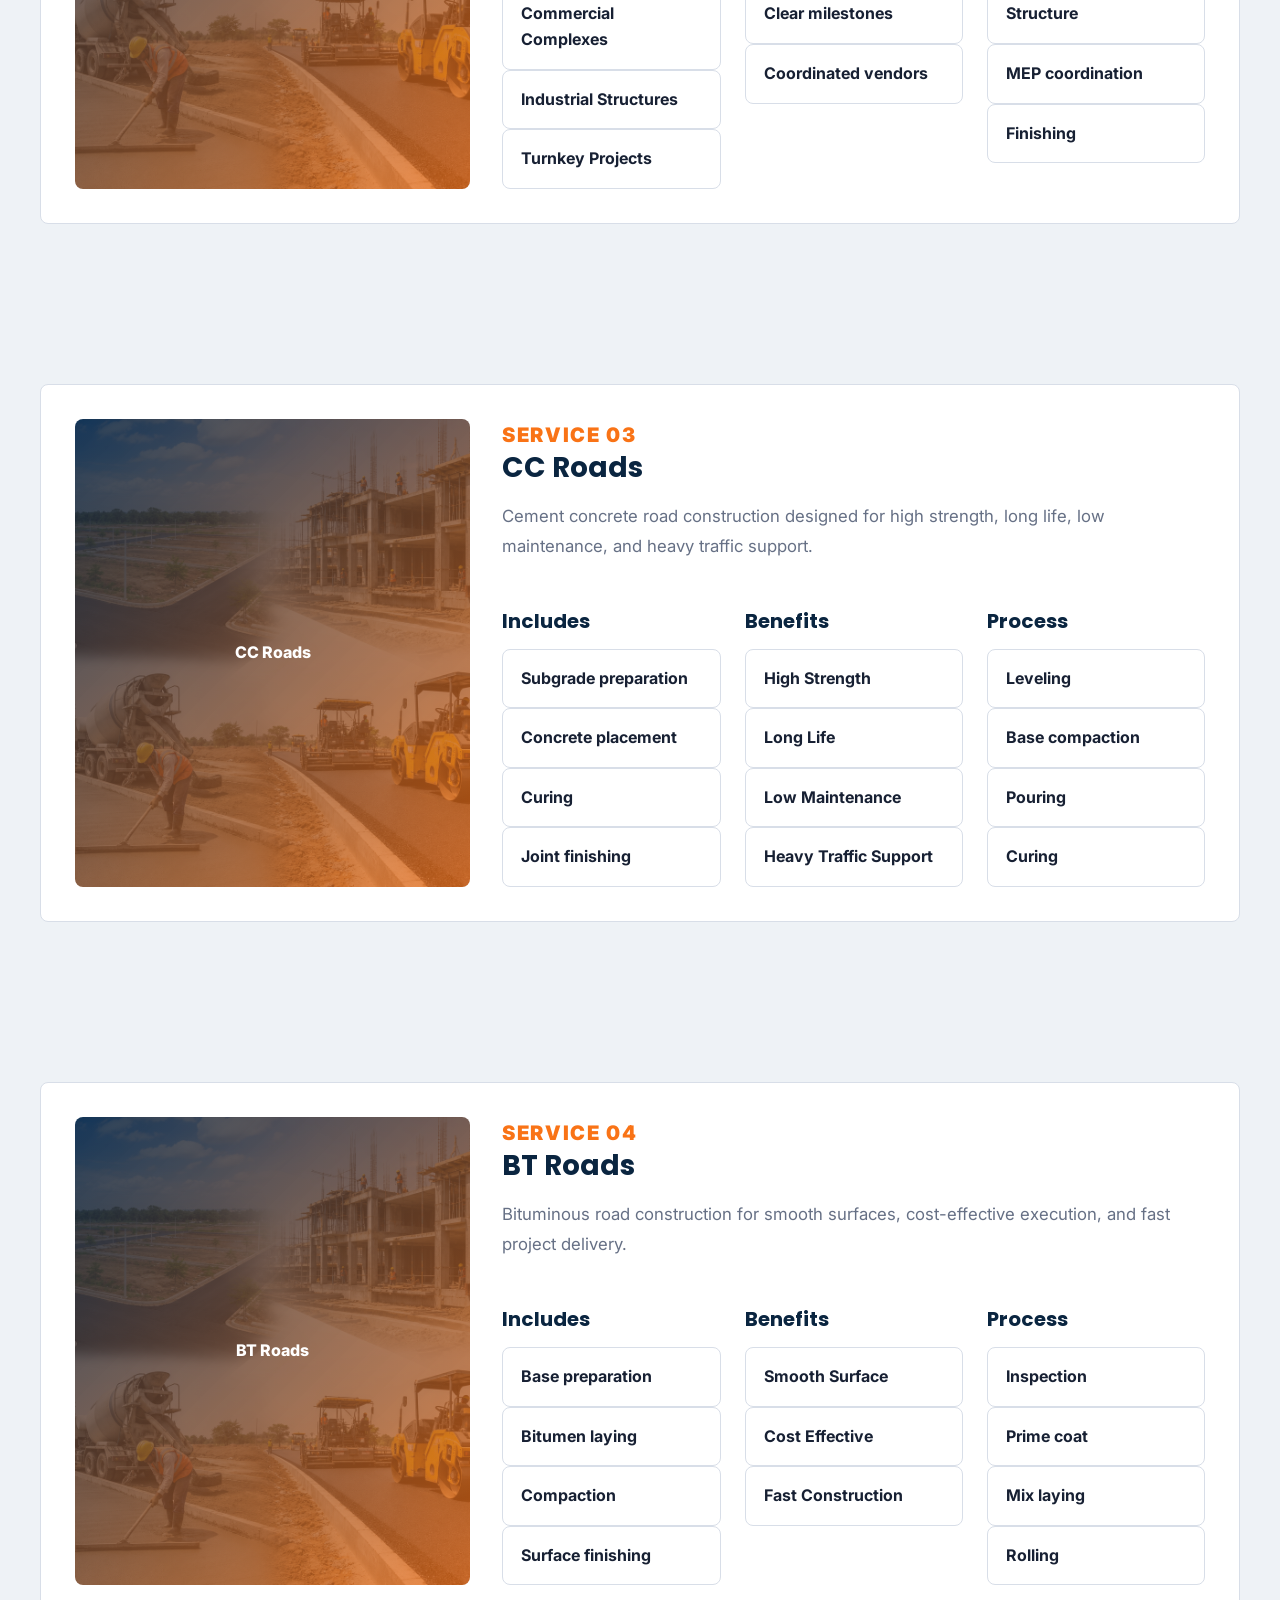
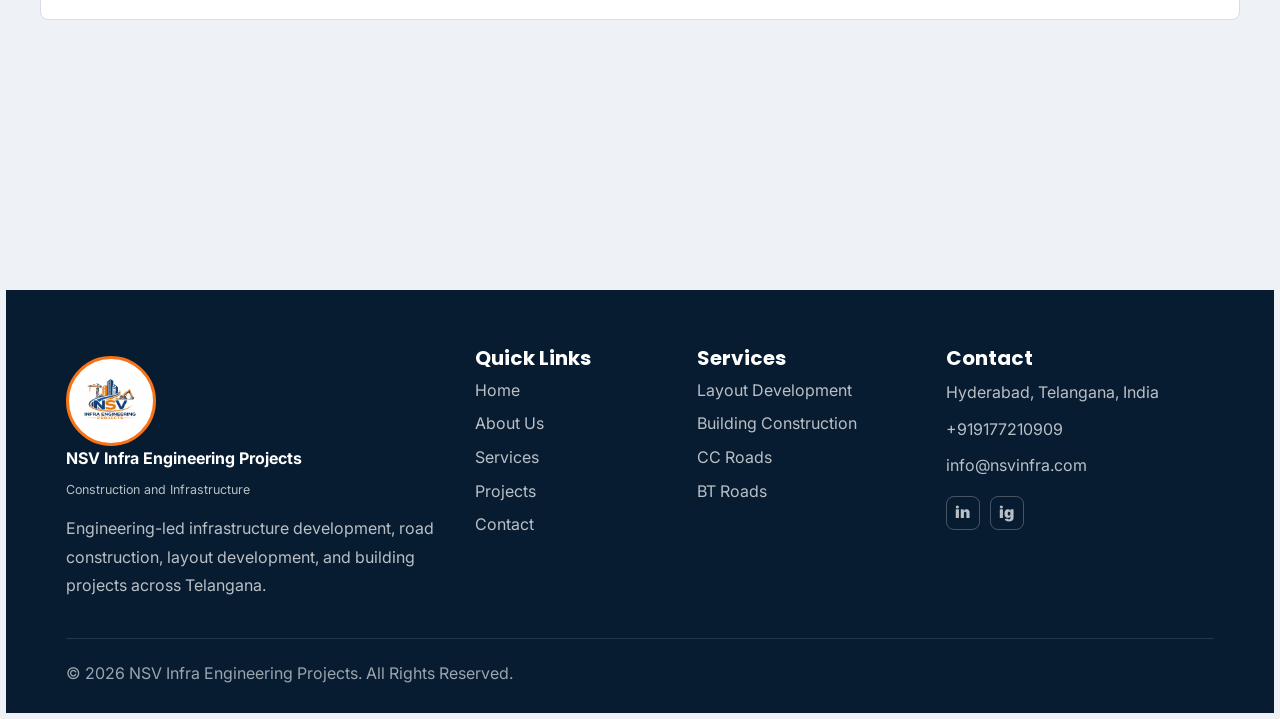
<file: services.html>
<!doctype html>
<html lang="en">
<head>
  <meta charset="utf-8">
  <meta name="viewport" content="width=device-width, initial-scale=1">
  <title>Services | Layout, Building, CC Roads and BT Roads | NSV Infra</title>
  <meta name="description" content="Explore NSV Infra services: layout development, building construction, CC roads, and BT roads across Telangana.">
  <meta property="og:title" content="NSV Infra Construction Services">
  <meta property="og:type" content="website">
  <meta property="og:image" content="assets/images/services-construction.png">
  <link rel="preconnect" href="https://fonts.googleapis.com">
  <link rel="preconnect" href="https://fonts.gstatic.com" crossorigin>
  <link href="https://fonts.googleapis.com/css2?family=Inter:wght@400;600;700;800&family=Poppins:wght@600;700;800&display=swap" rel="stylesheet">
  <link rel="stylesheet" href="assets/css/styles.css">
</head>
<body>
  <header id="site-header"></header>
  <main>
    <section class="page-hero">
      <div class="container">
        <span class="eyebrow">Services</span>
        <h1>Infrastructure services built for strength, speed, and clarity.</h1>
        <p>From land development to roads and buildings, NSV Infra delivers practical construction solutions with quality-focused site execution.</p>
      </div>
    </section>
    <section class="section">
      <div class="container">
        <article class="service-detail" id="layout-development">
          <div class="service-visual">Layout Development</div>
          <div>
            <span class="eyebrow">Service 01</span><h2>Layout Development</h2>
            <p class="lead">Complete land development solutions covering land leveling, site preparation, plotting, infrastructure planning, drainage systems, utilities, street lighting, and landscaping.</p>
            <div class="columns-3"><div><h3>Includes</h3><ul class="check-list"><li>Land Leveling</li><li>Site Preparation</li><li>Plotting</li><li>Infrastructure Planning</li></ul></div><div><h3>Benefits</h3><ul class="check-list"><li>Well-planned access</li><li>Utility-ready plots</li><li>Future maintenance ease</li></ul></div><div><h3>Process</h3><ul class="check-list"><li>Survey</li><li>Grading</li><li>Drainage and utilities</li><li>Roads and lighting</li></ul></div></div>
          </div>
        </article>
        <article class="service-detail" id="building-construction">
          <div class="service-visual">Building Construction</div>
          <div>
            <span class="eyebrow">Service 02</span><h2>Building Construction</h2>
            <p class="lead">Residential buildings, commercial complexes, industrial structures, and turnkey projects executed through coordinated civil construction workflows.</p>
            <div class="columns-3"><div><h3>Includes</h3><ul class="check-list"><li>Residential Buildings</li><li>Commercial Complexes</li><li>Industrial Structures</li><li>Turnkey Projects</li></ul></div><div><h3>Benefits</h3><ul class="check-list"><li>Controlled quality</li><li>Clear milestones</li><li>Coordinated vendors</li></ul></div><div><h3>Process</h3><ul class="check-list"><li>Planning</li><li>Structure</li><li>MEP coordination</li><li>Finishing</li></ul></div></div>
          </div>
        </article>
        <article class="service-detail" id="cc-roads">
          <div class="service-visual">CC Roads</div>
          <div>
            <span class="eyebrow">Service 03</span><h2>CC Roads</h2>
            <p class="lead">Cement concrete road construction designed for high strength, long life, low maintenance, and heavy traffic support.</p>
            <div class="columns-3"><div><h3>Includes</h3><ul class="check-list"><li>Subgrade preparation</li><li>Concrete placement</li><li>Curing</li><li>Joint finishing</li></ul></div><div><h3>Benefits</h3><ul class="check-list"><li>High Strength</li><li>Long Life</li><li>Low Maintenance</li><li>Heavy Traffic Support</li></ul></div><div><h3>Process</h3><ul class="check-list"><li>Leveling</li><li>Base compaction</li><li>Pouring</li><li>Curing</li></ul></div></div>
          </div>
        </article>
        <article class="service-detail" id="bt-roads">
          <div class="service-visual">BT Roads</div>
          <div>
            <span class="eyebrow">Service 04</span><h2>BT Roads</h2>
            <p class="lead">Bituminous road construction for smooth surfaces, cost-effective execution, and fast project delivery.</p>
            <div class="columns-3"><div><h3>Includes</h3><ul class="check-list"><li>Base preparation</li><li>Bitumen laying</li><li>Compaction</li><li>Surface finishing</li></ul></div><div><h3>Benefits</h3><ul class="check-list"><li>Smooth Surface</li><li>Cost Effective</li><li>Fast Construction</li></ul></div><div><h3>Process</h3><ul class="check-list"><li>Inspection</li><li>Prime coat</li><li>Mix laying</li><li>Rolling</li></ul></div></div>
          </div>
        </article>
      </div>
    </section>
  </main>
  <a id="whatsapp-float" aria-label="WhatsApp NSV Infra" href="#">WA</a>
  <footer id="site-footer"></footer>
  <script src="assets/js/site-data.js"></script><script src="assets/js/main.js"></script>
</body>
</html>
</file>
<file: assets/css/styles.css>
:root {
  --blue: #0a2540;
  --orange: #f97316;
  --white: #ffffff;
  --gray: #f5f5f5;
  --ink: #172033;
  --muted: #667085;
  --line: #d8dee8;
  --shadow: 0 18px 45px rgba(10, 37, 64, .14);
}

* { box-sizing: border-box; }
html { scroll-behavior: smooth; }
body {
  margin: 0;
  color: var(--ink);
  background: var(--white);
  font-family: Inter, system-ui, -apple-system, BlinkMacSystemFont, "Segoe UI", sans-serif;
  line-height: 1.6;
}
img { max-width: 100%; display: block; }
a { color: inherit; text-decoration: none; }
button, input, select, textarea { font: inherit; }
.container {
  max-width: 1200px;
  width: calc(100% - 40px);
  margin: 0 auto;
}
.section { padding: 110px 0; }
.section.gray { background: var(--gray); }
.eyebrow {
  color: var(--orange);
  font-weight: 900;
  text-transform: uppercase;
  letter-spacing: .08em;
  font-size: 1.25rem;
}
h1, h2, h3 { font-family: Poppins, Inter, sans-serif; line-height: 1.08; margin: 0; color: var(--blue); letter-spacing: 0; }
.page-hero h1 {
  color: var(--white) !important;
}
h1 {
  font-size: clamp(1.6rem, 2.2vw, 2.4rem);
    line-height: 1.15;
}
h2 {
  font-size: clamp(1.7rem, 2.2vw, 2.2rem);
  line-height: 1.2;
  margin-bottom: 16px;
}
h3 { font-size: 1.25rem; }
p { margin: 0; color: var(--muted); }
.lead{
    font-size:1.05rem;
    line-height:1.8;
    max-width:700px;
}
p{
    line-height:1.8;
}

#site-header {
  position: sticky;
  top: 0;
  z-index: 50;
  min-height: 76px;
  padding: 12px max(20px, calc((100vw - 1160px) / 2));
  display: flex;
  align-items: center;
  justify-content: space-between;
  background: rgba(255, 255, 255, .94);
  backdrop-filter: blur(16px);
  border-bottom: 1px solid rgba(216, 222, 232, .85);
}
.brand { display: inline-flex; align-items: center; gap: 12px; }
.brand-mark {
  width: 48px;
  height: 48px;
  display: grid;
  place-items: center;
  border-radius: 8px;
  background: var(--blue);
  color: var(--white);
  font-family: Poppins, sans-serif;
  font-weight: 800;
}
.brand small { display: block; color: var(--muted); font-size: .78rem; margin-top: -2px; }
.site-nav { display: flex; align-items: center; gap: 4px; }
.site-nav a { padding: 10px 13px; border-radius: 6px; font-weight: 700; font-size: .94rem; color: #344054; }
.site-nav a:hover, .site-nav a[aria-current="page"] { color: var(--orange); background: #fff3e9; }
.nav-toggle { display: none; border: 0; background: var(--blue); color: var(--white); width: 44px; height: 44px; border-radius: 8px; }
svg { width: 20px; height: 20px; vertical-align: middle; }

.hero {
  min-height: calc(100vh - 76px);
  display: grid;
  align-items: center;
  position: relative;
  isolation: isolate;
  overflow: hidden;
  color: var(--white);
}
.hero::before {
  content: "";
  position: absolute;
  inset: 0;
  background: linear-gradient(90deg, rgba(10,37,64,.94), rgba(10,37,64,.62) 46%, rgba(10,37,64,.12)), url("../images/hero-construction.png") center / cover no-repeat;
  z-index: -2;
}
.hero::after { content: ""; position: absolute; inset: auto 0 0; height: 120px; background: linear-gradient(transparent, rgba(10,37,64,.55)); z-index: -1; }
.hero h1 { color: var(--white); }
.hero p { color: rgba(255,255,255,.88); max-width: 650px; font-size: 1.05rem; line-height: 1.8 }
.hero-content { padding: 0 0 138px; }
.hero-actions, .actions { display: flex; flex-wrap: wrap; gap: 14px; margin-top: 32px; }
.btn {
  display: inline-flex;
  align-items: center;
  justify-content: center;
  gap: 9px;
  min-height: 54px;
  padding: 0 26px;
  font-size: 15px;
  border-radius: 8px;
  border: 1px solid transparent;
  font-weight: 800;
  cursor: pointer;
}
.btn.primary { background: var(--orange); color: var(--white); }
.btn.secondary { background: var(--white); color: var(--blue); }
.btn.ghost { border-color: rgba(255,255,255,.44); color: var(--white); }
.btn.outline { border-color: var(--line); color: var(--blue); background: var(--white); }
.btn:hover { transform: translateY(-1px); box-shadow: var(--shadow); }

.stats-strip {
  margin-top: -76px;
  position: relative;
  z-index: 2;
}
.stats-grid {
  display: grid;
  grid-template-columns: repeat(4, 1fr);
  background: var(--white);
  border-radius: 16px;
  box-shadow: 0 20px 40px rgba(10,37,64,.12);
  overflow: hidden;
}
.stat { padding: 35px;  text-align: center; border-right: 1px solid var(--line); }
.stat:last-child { border-right: 0; }
.stat strong { display: block; font-size: 2.8rem; color: var(--blue); font-family: Poppins, sans-serif; }
.stat span { color: var(--muted); font-weight: 700; }

.section-head { display: grid; gap: 14px; margin-bottom: 36px; }
.section-head {
    max-width: 700px;
}

.section-head h2{
    font-size: clamp(1.7rem, 2.2vw, 2.2rem);
    line-height: 1.2;
    max-width: 650px;
}
.section-head p,
.section-head p{
    margin-top: 20px;
    line-height: 1.8;
    max-width: 700px;
}
.leadership-head p{
    margin-top: 0;
}

.leadership-head{
    gap: 4px;
}
.section-head .lead {
    text-align: left;
  
}
.section-head .actions,
.section-head .cta{
    margin-top: 30px;
}
.split { display: grid; grid-template-columns: 1.02fr .98fr; gap: 54px; align-items: center; }
.media-panel { border-radius: 8px; overflow: hidden; min-height: 420px; box-shadow: var(--shadow); background: var(--gray); }
.media-panel img { width: 100%; height: 100%; object-fit: cover; min-height: 420px; }
.feature-list { display: grid; grid-template-columns: repeat(2, minmax(0, 1fr)); gap: 18px; margin-top: 28px; }
.feature-list li, .check-list li {
  list-style: none;
  padding: 16px 18px;
  border: 1px solid var(--line);
  border-radius: 8px;
  background: var(--white);
  font-weight: 700;
}
.feature-list, .check-list { padding: 0; margin-bottom: 0; }

.card-grid { display: grid; grid-template-columns: repeat(4, minmax(0, 1fr)); gap: 18px; }
.service-card,
.value-card,
.testimonial-card,
.process-card,
.info-card {
  background: var(--white);
  border: 1px solid var(--line);
  border-radius: 8px;
  padding: 24px;
  box-shadow: 0 12px 30px rgba(10,37,64,.06);
}

.value-card h3{
    font-size: 1rem;
    font-weight: 500;
    line-height: 1.6;
    color: #334155;
}
.service-card b, .value-card b { color: var(--orange); font-size: 1.2rem; }
.service-card p, .value-card p, .testimonial-card p { margin-top: 12px; }

.image-band {
  min-height: 340px;
  border-radius: 8px;
  background: linear-gradient(90deg, rgba(10,37,64,.9), rgba(10,37,64,.12)), url("../images/services-construction.png") center / cover no-repeat;
}
.cta-band {
  background: var(--blue);
  color: var(--white);
  padding: 52px;
  border-radius: 8px;
  display: flex;
  justify-content: space-between;
  gap: 28px;
  align-items: center;
}
.cta-band h2 { color: var(--white); }
.cta-band p { color: rgba(255,255,255,.78); margin-top: 10px; }

.page-hero {
  padding: 92px 0;
  background: linear-gradient(135deg, var(--blue), #12395e);
  color: var(--white);
}
.page-hero h1{
    font-size: clamp(1.9rem, 2.8vw, 3.2rem);
    line-height: 1.15;
}
.page-hero p { color: rgba(255,255,255,.82); margin-top: 16px; max-width: 750px; }

.timeline { display: grid; gap: 16px; }
.timeline article { display: grid; grid-template-columns: 120px 1fr; gap: 20px; padding: 20px 0; border-bottom: 1px solid var(--line); }
.timeline strong { color: var(--orange); font-family: Poppins, sans-serif; }
.service-detail { display: grid; grid-template-columns: .72fr 1.28fr; gap: 32px; padding: 34px; border: 1px solid var(--line); border-radius: 8px; background: var(--white); margin-bottom: 160px; }
.service-detail h2 {
    font-size: clamp(1.7rem, 2.2vw, 2.2rem);
    line-height: 1.2;
    margin-bottom: 16px;
}

.service-detail p {
    margin-bottom: 30px;
}
.service-visual { min-height: 260px; border-radius: 8px; display: grid; place-items: center; color: var(--white); background: linear-gradient(135deg, rgba(10,37,64,.86), rgba(249,115,22,.72)), url("../images/services-construction.png") center / cover; font-weight: 800; }
.columns-3 { display: grid; grid-template-columns: repeat(3, minmax(0, 1fr)); gap: 24px; margin-top: 50px; }

.filters { display: flex; flex-wrap: wrap; gap: 10px; margin-bottom: 28px; }
.chip { border: 1px solid var(--line); border-radius: 999px; background: var(--white); padding: 10px 15px; font-weight: 800; color: var(--blue); cursor: pointer; }
.chip.active, .chip:hover { background: var(--orange); color: var(--white); border-color: var(--orange); }
.project-grid { display: grid; grid-template-columns: repeat(3, minmax(0, 1fr)); gap: 20px; }
.project-card { border: 1px solid var(--line); border-radius: 8px; overflow: hidden; background: var(--white); cursor: pointer; box-shadow: 0 12px 30px rgba(10,37,64,.06); }
.project-image { aspect-ratio: 4 / 3; display: grid; place-items: center; color: var(--white); font-family: Poppins, sans-serif; font-weight: 800; }
.p0{
    background-image:url("../images/Projects/layout-development.jpg");
}

.p1{
    background-image:url("../images/Projects/cc-road.jpg");
}

.p2{
    background-image:url("../images/Projects/commercial-building.jpg");
}

.p3{
    background-image:url("../images/Projects/layout-development.jpg");
}

.p4{
    background-image:url("../images/Projects/bt-road.jpg");
}

.p5{
    background-image:url("../images/Projects/business-plaza.jpg");
}

.project-image{
    background-size:cover;
    background-position:center;
    background-repeat:no-repeat;
}
.project-body { padding: 20px; }
.project-body > span { color: var(--orange); font-weight: 800; font-size: .82rem; }
.project-body p { margin-top: 10px; }
dl { display: grid; grid-template-columns: 1fr 1fr; gap: 10px; margin: 18px 0 0; }
dt { color: var(--muted); font-size: .78rem; font-weight: 800; text-transform: uppercase; }
dd { margin: 0; color: var(--blue); font-weight: 800; }
.lightbox { position: fixed; inset: 0; background: rgba(10,37,64,.74); display: none; place-items: center; z-index: 80; padding: 20px; }
.lightbox.show { display: grid; }
.lightbox-card { width: min(760px, 100%); background: var(--white); border-radius: 8px; overflow: hidden; }
.lightbox-card .placeholder { height: 320px; }
.lightbox-content { padding: 24px; }
#lightbox-close { float: right; border: 0; background: var(--blue); color: var(--white); border-radius: 8px; width: 42px; height: 42px; cursor: pointer; }

.form-grid { display: grid; grid-template-columns: 1fr 1fr; gap: 18px; }
.form-grid .full { grid-column: 1 / -1; }
label { display: grid; gap: 7px; color: var(--blue); font-weight: 800; }
input, select, textarea {
  width: 100%;
  border: 1px solid var(--line);
  border-radius: 8px;
  padding: 13px 14px;
  min-height: 48px;
  background: var(--white);
}
textarea { min-height: 132px; resize: vertical; }
.form-success { margin-top: 18px; padding: 14px 16px; border-radius: 8px; background: #eaf8ef; color: #116231; font-weight: 800; }
.embed-box { min-height: 520px; border: 1px dashed var(--line); border-radius: 8px; overflow: hidden; background: var(--gray); }
.embed-box iframe { width: 100%; height: 520px; border: 0; }
.placeholder-note { padding: 18px; color: var(--muted); font-weight: 700; }
.contact-grid { display: grid; grid-template-columns: 1fr 1fr; gap: 40px; }
.contact-heading {
    margin-bottom: 35px;
    line-height: 1.1;
}
.contact-list {
    margin-top: 20px;
}
.contact-list article { display: flex; gap: 12px; align-items: flex-start; }
.contact-list > article > span {
  width: 34px;
  height: 34px;
  flex: 0 0 auto;
  display: grid;
  place-items: center;
  border-radius: 8px;
  background: #fff3e9;
  color: var(--orange);
  font-weight: 900;
  font-size: .78rem;
}

#whatsapp-float {
  position: fixed;
  right: 20px;
  bottom: 20px;
  z-index: 70;
  width: 58px;
  height: 58px;
  border-radius: 999px;
  display: grid;
  place-items: center;
  background: #25d366;
  color: var(--white);
  box-shadow: var(--shadow);
  font-weight: 900;
}

#site-footer { background: #071c31; color: var(--white); padding: 58px max(20px, calc((100vw - 1160px) / 2)) 26px; }
.footer-grid { display: grid; grid-template-columns: 1.4fr .7fr .8fr 1fr; gap: 34px; }
#site-footer h3, #site-footer strong { color: var(--white); }
#site-footer p, #site-footer a, #site-footer small { display: block; color: rgba(255,255,255,.72); margin-top: 8px; }
.footer-brand { margin-bottom: 14px; }
.socials { display: flex; gap: 10px; margin-top: 16px; }
.socials a { width: 34px; height: 34px; display: grid !important; place-items: center; border: 1px solid rgba(255,255,255,.25); border-radius: 8px; margin: 0 !important; font-weight: 900; }
.copyright { border-top: 1px solid rgba(255,255,255,.12); margin-top: 38px; padding-top: 22px; color: rgba(255,255,255,.6); }

@media (max-width: 900px) {
  .container { width: min(100% - 28px, 720px); }
  #site-header { padding-left: 14px; padding-right: 14px; }
  .nav-toggle { display: grid; place-items: center; }
  .site-nav { position: fixed; top: 76px; left: 0; right: 0; display: none; flex-direction: column; align-items: stretch; padding: 12px 18px 24px; background: var(--white); border-bottom: 1px solid var(--line); }
  .nav-open .site-nav { display: flex; }
  .site-nav a { padding: 14px; }
  .hero { min-height: auto; }
  .hero-content { padding: 76px 0 138px; }
  .hero .container{
  max-width: 1200px;
  width: calc(100% - 40px);
  margin: 0 auto;
}
.hero-content{
    max-width:700px;
    display:flex;
    flex-direction:column;
    align-items:flex-start;
}

.stats-grid,
.card-grid,
.project-grid,
.footer-grid,
.columns-3,
.form-grid,
.contact-grid,
.split {
    grid-template-columns: 1fr;
}
  .stats-strip { margin-top: -54px; }
  .stat { border-right: 0; border-bottom: 1px solid var(--line); }
  .service-detail { grid-template-columns: 1fr; padding: 20px; }
  .feature-list { grid-template-columns: 1fr; }
  .cta-band { display: grid; padding: 30px; }
  .section { padding: 62px 0; }
  .timeline article { grid-template-columns: 1fr; gap: 4px; }
}
@media (max-width: 520px) {
  .brand small { display: none; }
  .brand-mark { width: 42px; height: 42px; }
  .hero-actions, .actions { display: grid; }
  .btn { width: 100%; }
  .page-hero { padding: 64px 0; }
  .media-panel, .media-panel img { min-height: 300px; }
  dl { grid-template-columns: 1fr; }
}

.leaders-grid{
    display:grid;
    grid-template-columns:repeat(2, minmax(320px, 500px));
    justify-content:center;
    gap:40px;
}
  
.leader-card{
    background:#fff;
    border-top:5px solid #f97316;
    border-radius:40px;
    padding:40px 30px;
    min-height:450px;
    max-width:450px;
margin:0 auto;
    display:flex;
    flex-direction:column;
    align-items:center;
    text-align:center;
    box-shadow:0 10px 30px rgba(0,0,0,.08);
}

.leader-card:hover{
    transform:translateY(-6px);
    box-shadow:0 12px 32px rgba(0,0,0,.12);
}

.leader-card img{
    width:160px;
    height:160px;
    border-radius:50%;
    object-fit:cover;
    object-position:center top;
    border:4px solid #f97316;
    margin-top:30px;
    margin-bottom:24px;
}

.leader-card-content{
    text-align:center;
    width:100%;
}

.leader-card h3{
    font-size:1.5rem;
    font-weight:700;
    margin-bottom:0px;
    color:var(--blue);
}

.leader-card p{
    line-height:1.8;
    color:#475569;
}

.role{
    color:#f97316;
    font-weight:700;
    font-size:1rem;
    margin-bottom:18px;
}

.leader-card-content p:last-child{
    max-width:320px;
    margin:0 auto;
    line-height:1.8;
    color:#475569;
}

.logo-img,
.footer-logo{
    width:90px;
    height:90px;
    border-radius:50%;
    object-fit:cover;
    background:#fff;
    padding:8px;
    border:3px solid #f97316;
    display:block;
}
#site-header{
    min-height:90px;
}
.quotation-head{
    max-width:800px;
    margin:0 auto;
    text-align:center;
}

.quotation-head h2{
    max-width:none;
    margin:0 auto 20px;
    text-align:center;
}

.quotation-head .lead{
    max-width:700px;
    margin:0 auto;
    text-align:center;
}
body{
    background:#eef2f6;
    padding:6px;
}

#site-header{
    border-radius:18px 18px 0 0;
}

.hero,
.page-hero{
    border-radius:0 0 24px 24px;
    overflow:hidden;
}

@media (max-width: 768px){

    .leaders-grid{
        grid-template-columns: 1fr;
        gap: 24px;
    }

    .leader-card{
        max-width: 100%;
        width: 100%;
        margin: 0 auto;
    }

    .leader-card img{
        width: 140px;
        height: 140px;
    }
}

.layout-img{
    background-image:url("../images/Projects/layout-development.jpg");
    background-size:cover;
    background-position:center;
}

.road-img{
    background-image:url("../images/Projects/cc-road.jpg");
    background-size:cover;
    background-position:center;
}

.building-img{
    background-image:url("../images/Projects/commercial-building.jpg");
    background-size:cover;
    background-position:center;
}

.info-card p{
    font-size: 1rem;
    font-weight: 400;
    line-height: 1.8;
    color: #4b5563;
    margin-top: 10px;
}

.info-card h3{
    display:none;
}

.adibatla-img{
    background-image:url("../images/Projects/adibatla-layout.jpg");
    background-size:cover;
    background-position:center;
    background-repeat:no-repeat;
}

.vanasthalipuram-img{
    background-image:url("../images/Projects/vanasthalipuram-road.jpg");
    background-size:cover;
    background-position:center;
    background-repeat:no-repeat;
}

.medchal-img{
    background-image:url("../images/Projects/medchal-layout.jpg");
    background-size:cover;
    background-position:center;
    background-repeat:no-repeat;
}

.sangareddy-img{
    background-image:url("../images/Projects/sangareddy-layout.jpg");
    background-size:cover;
    background-position:center;
    background-repeat:no-repeat;
}

.pedda-amberpet-img{
    background-image:url("../images/Projects/pedda-amberpet-layout.jpg");
    background-size:cover;
    background-position:center;
    background-repeat:no-repeat;
}

.lb-nagar-img{
    background-image:url("../images/Projects/lb-nagar-road.jpg");
    background-size:cover;
    background-position:center;
    background-repeat:no-repeat;
}

.hayathnagar-img{
    background-image:url("../images/Projects/hayathnagar-road.jpg");
    background-size:cover;
    background-position:center;
    background-repeat:no-repeat;
}

.kukatpally-img{
    background-image:url("../images/Projects/kukatpally-building.jpg");
    background-size:cover;
    background-position:center;
    background-repeat:no-repeat;
}
</file>
